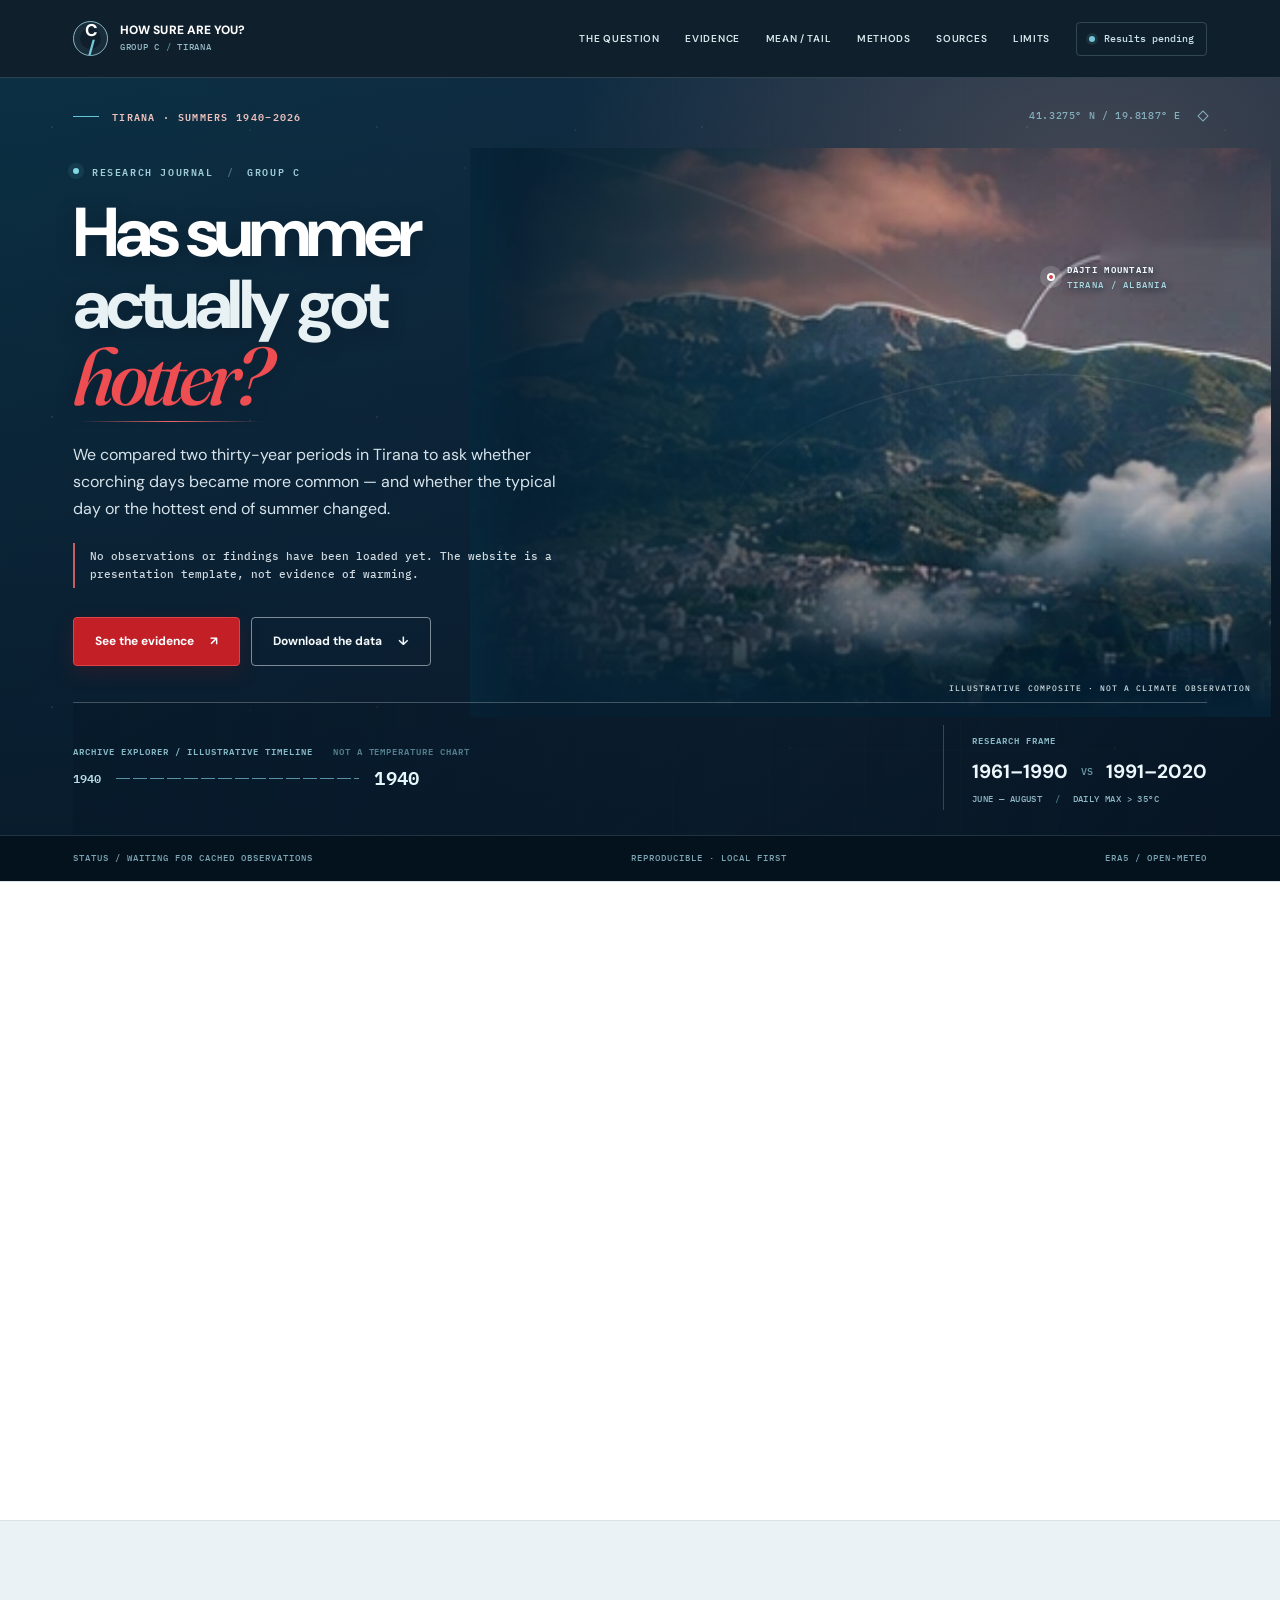
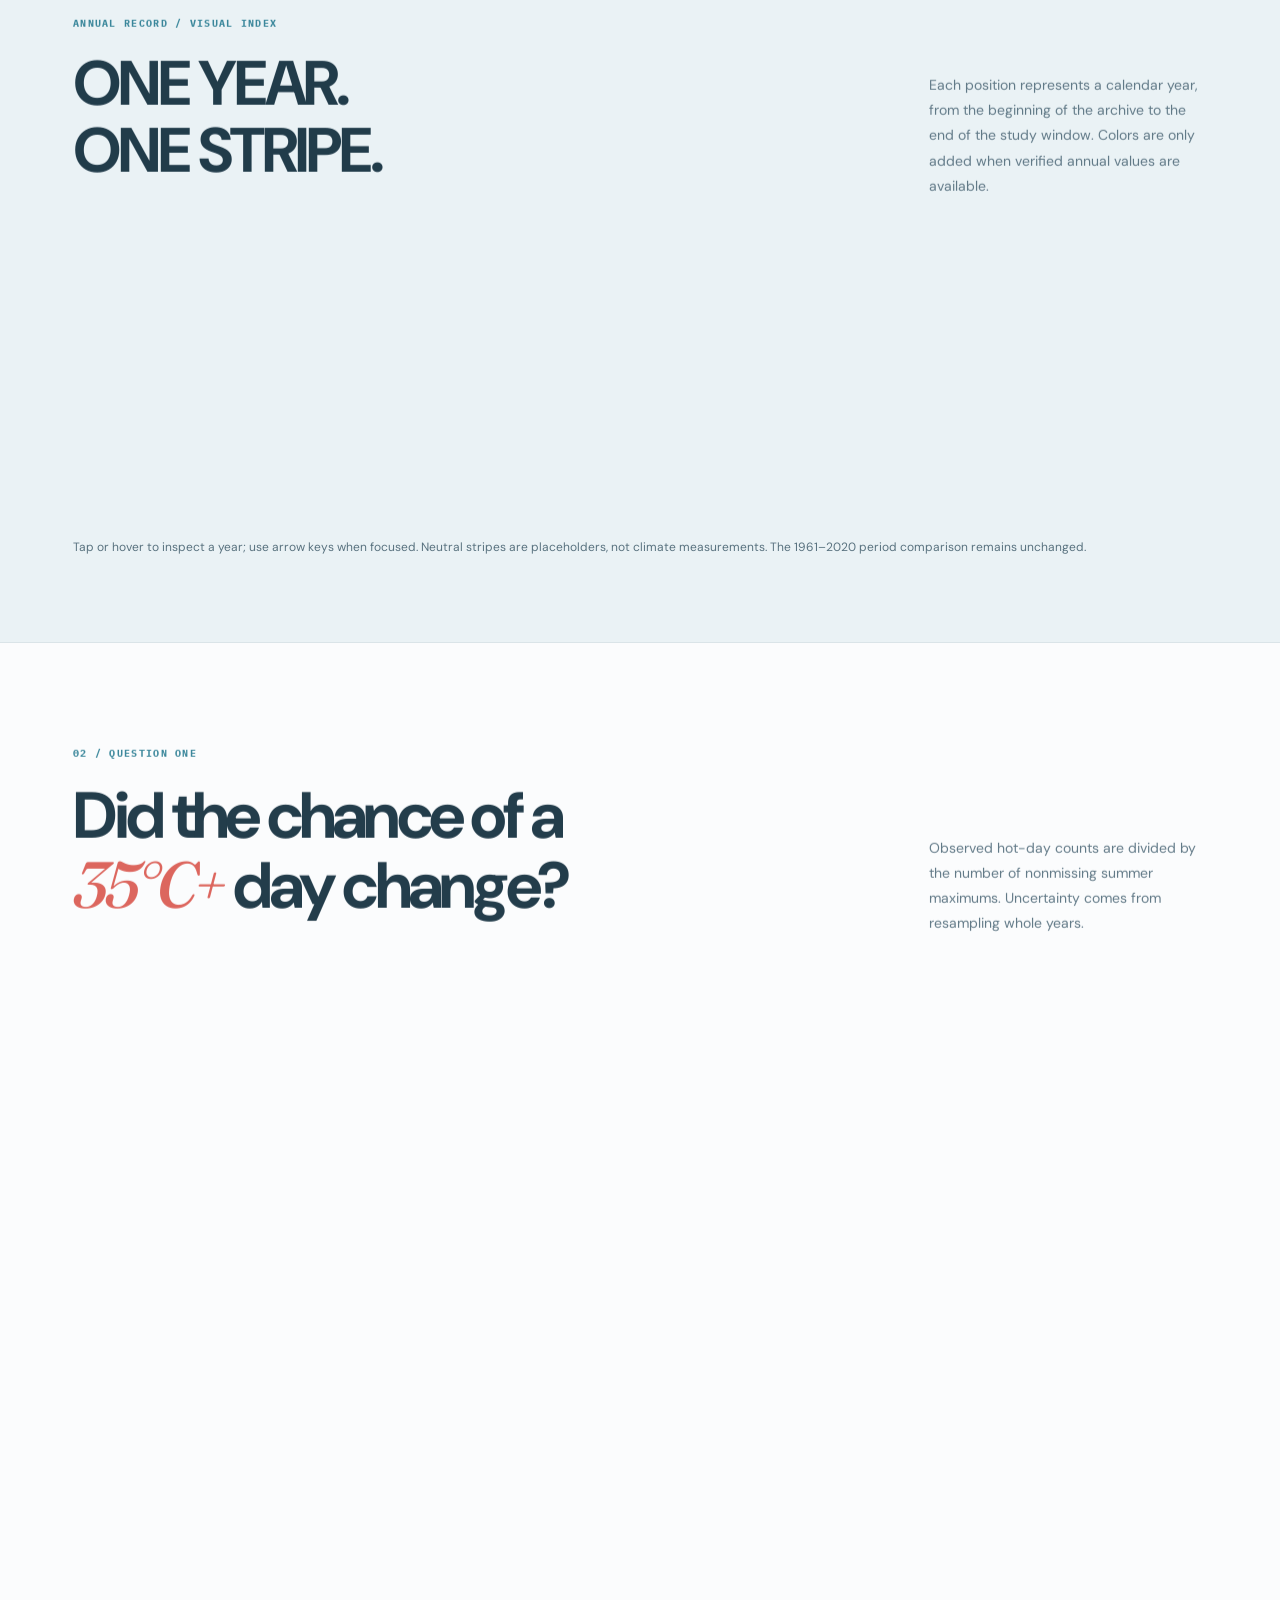
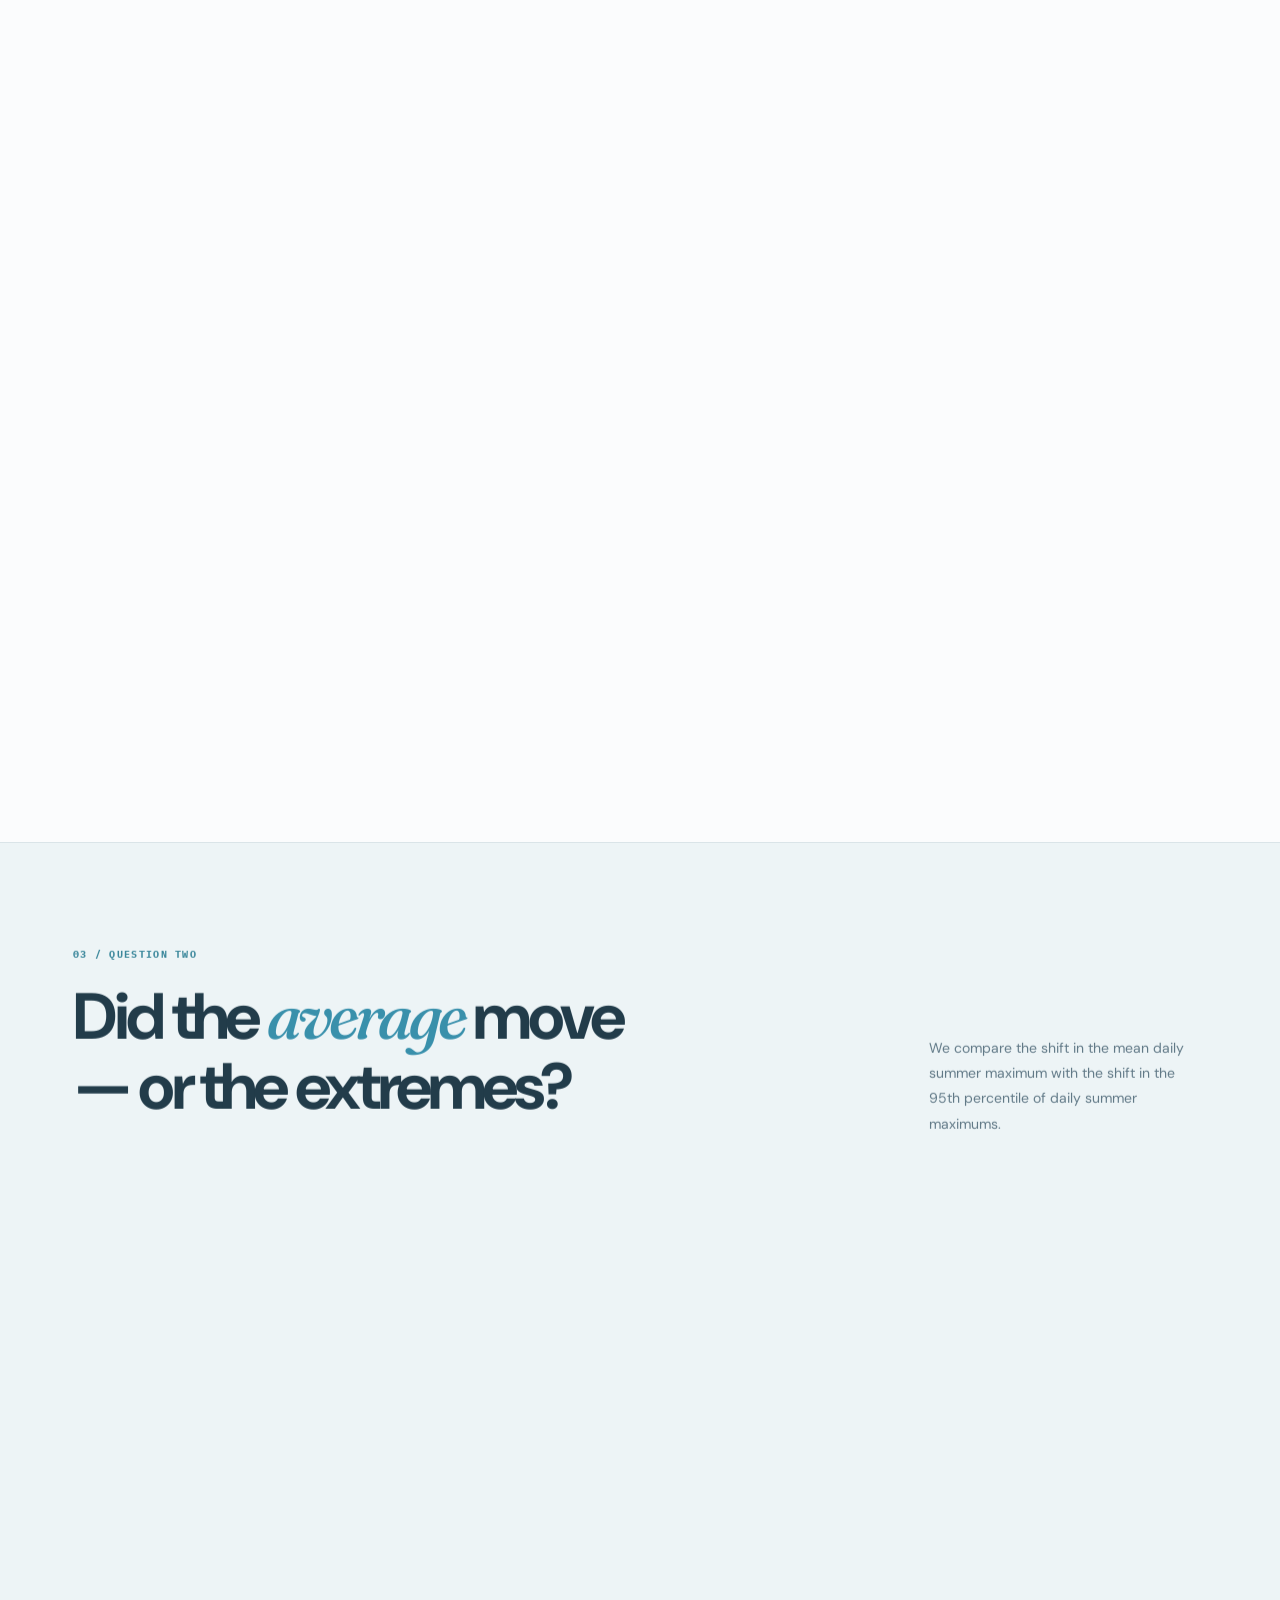
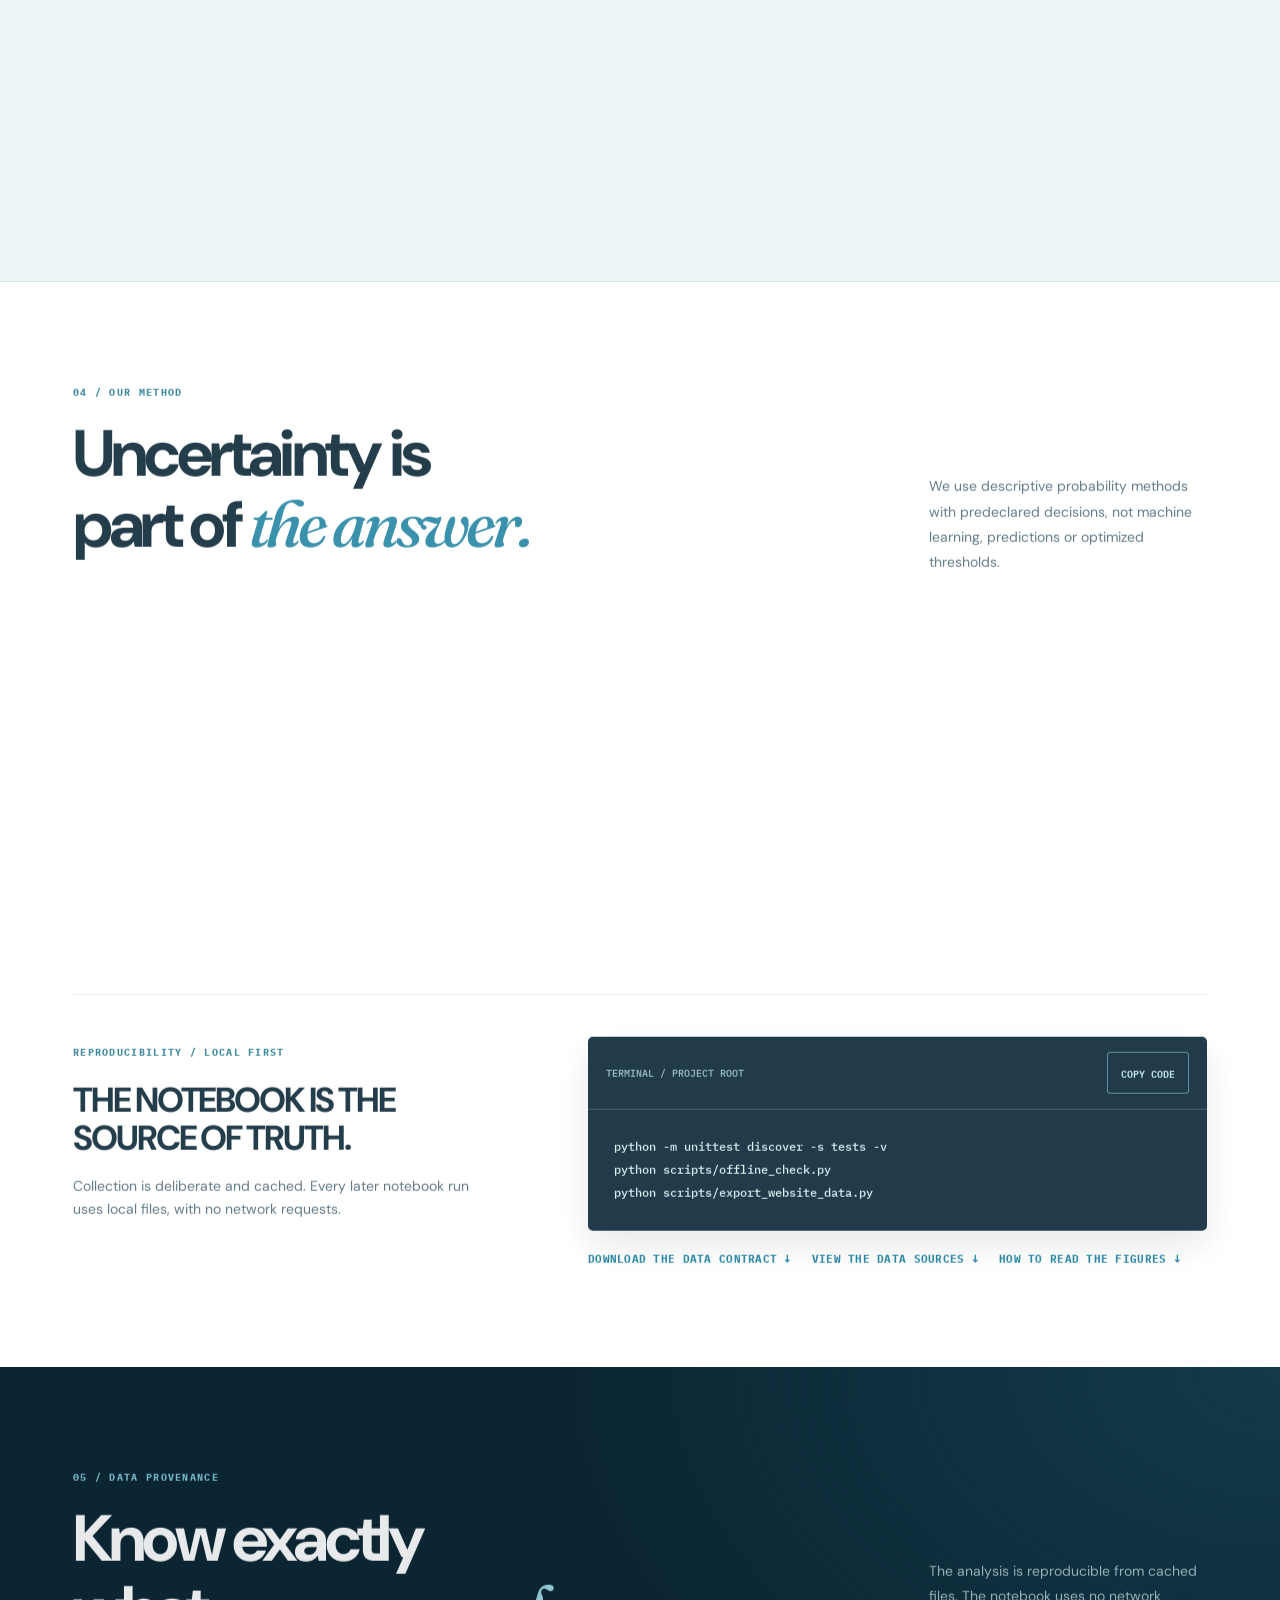
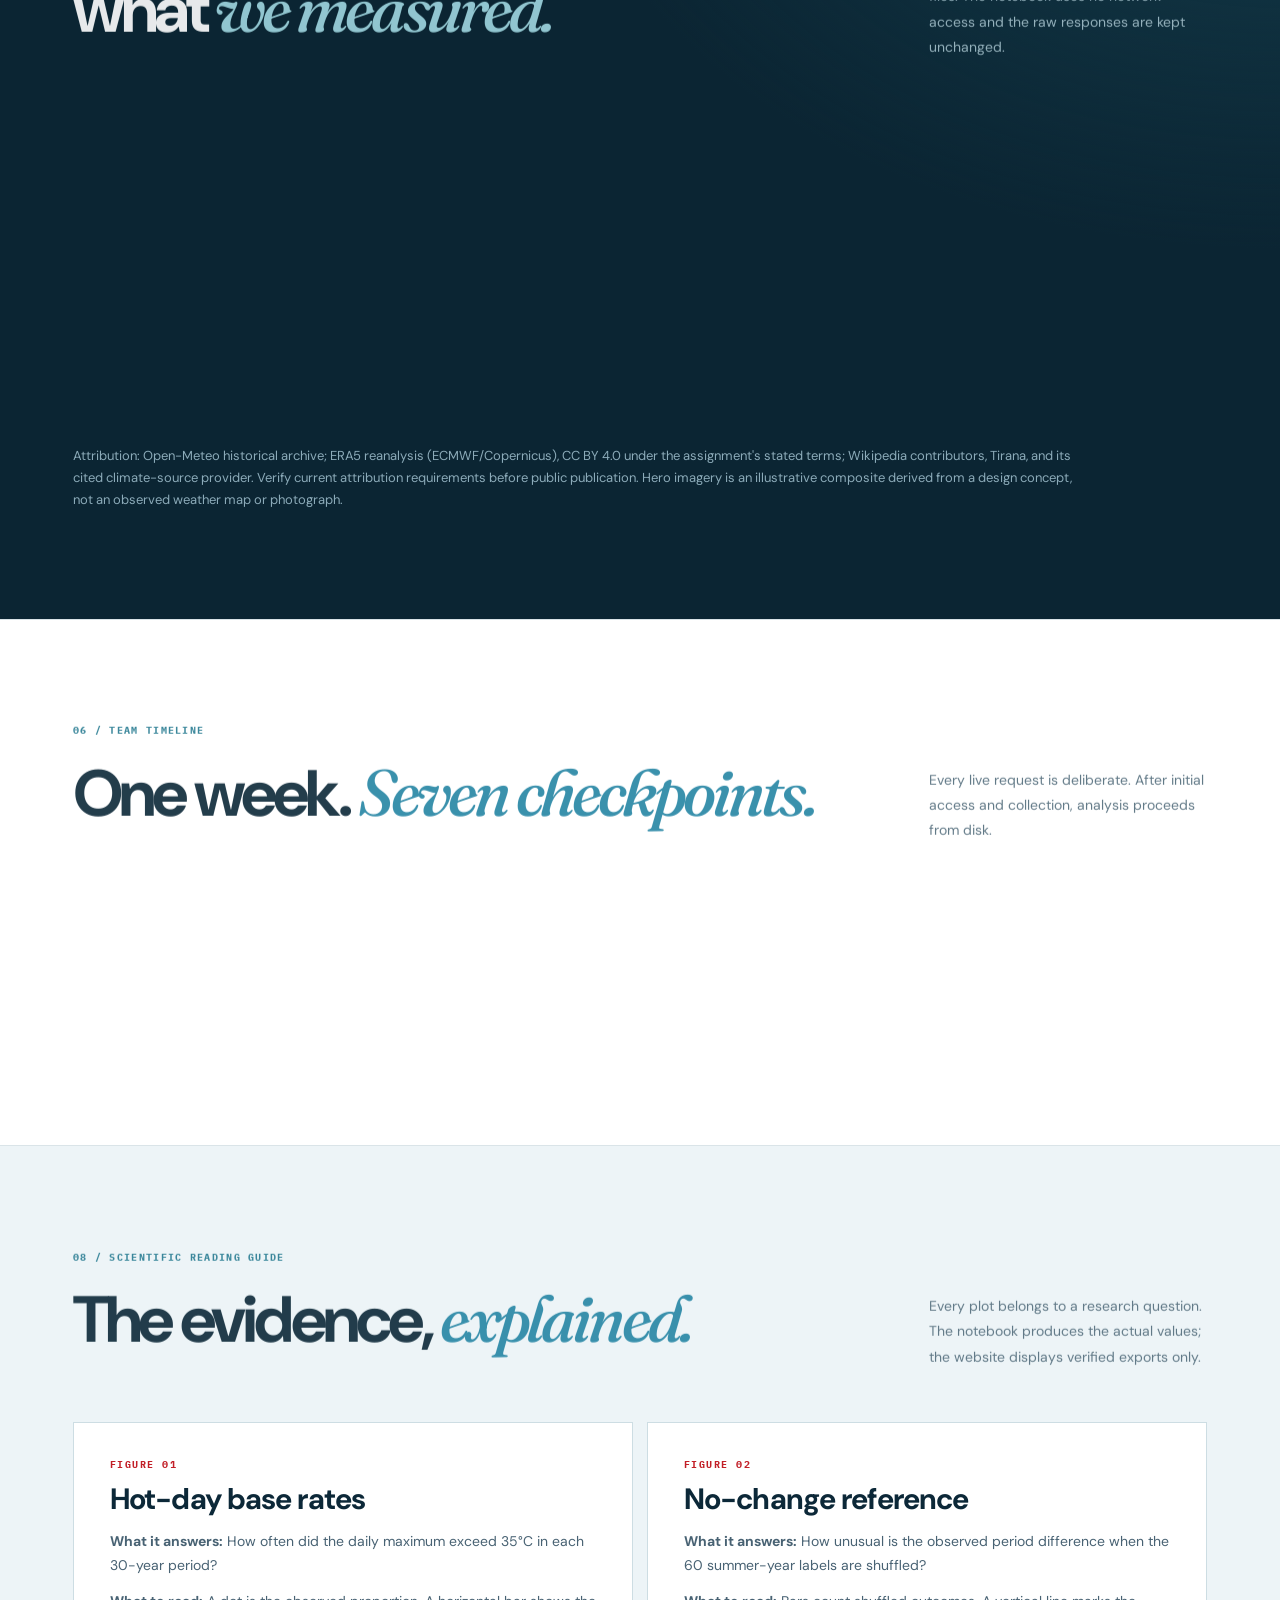
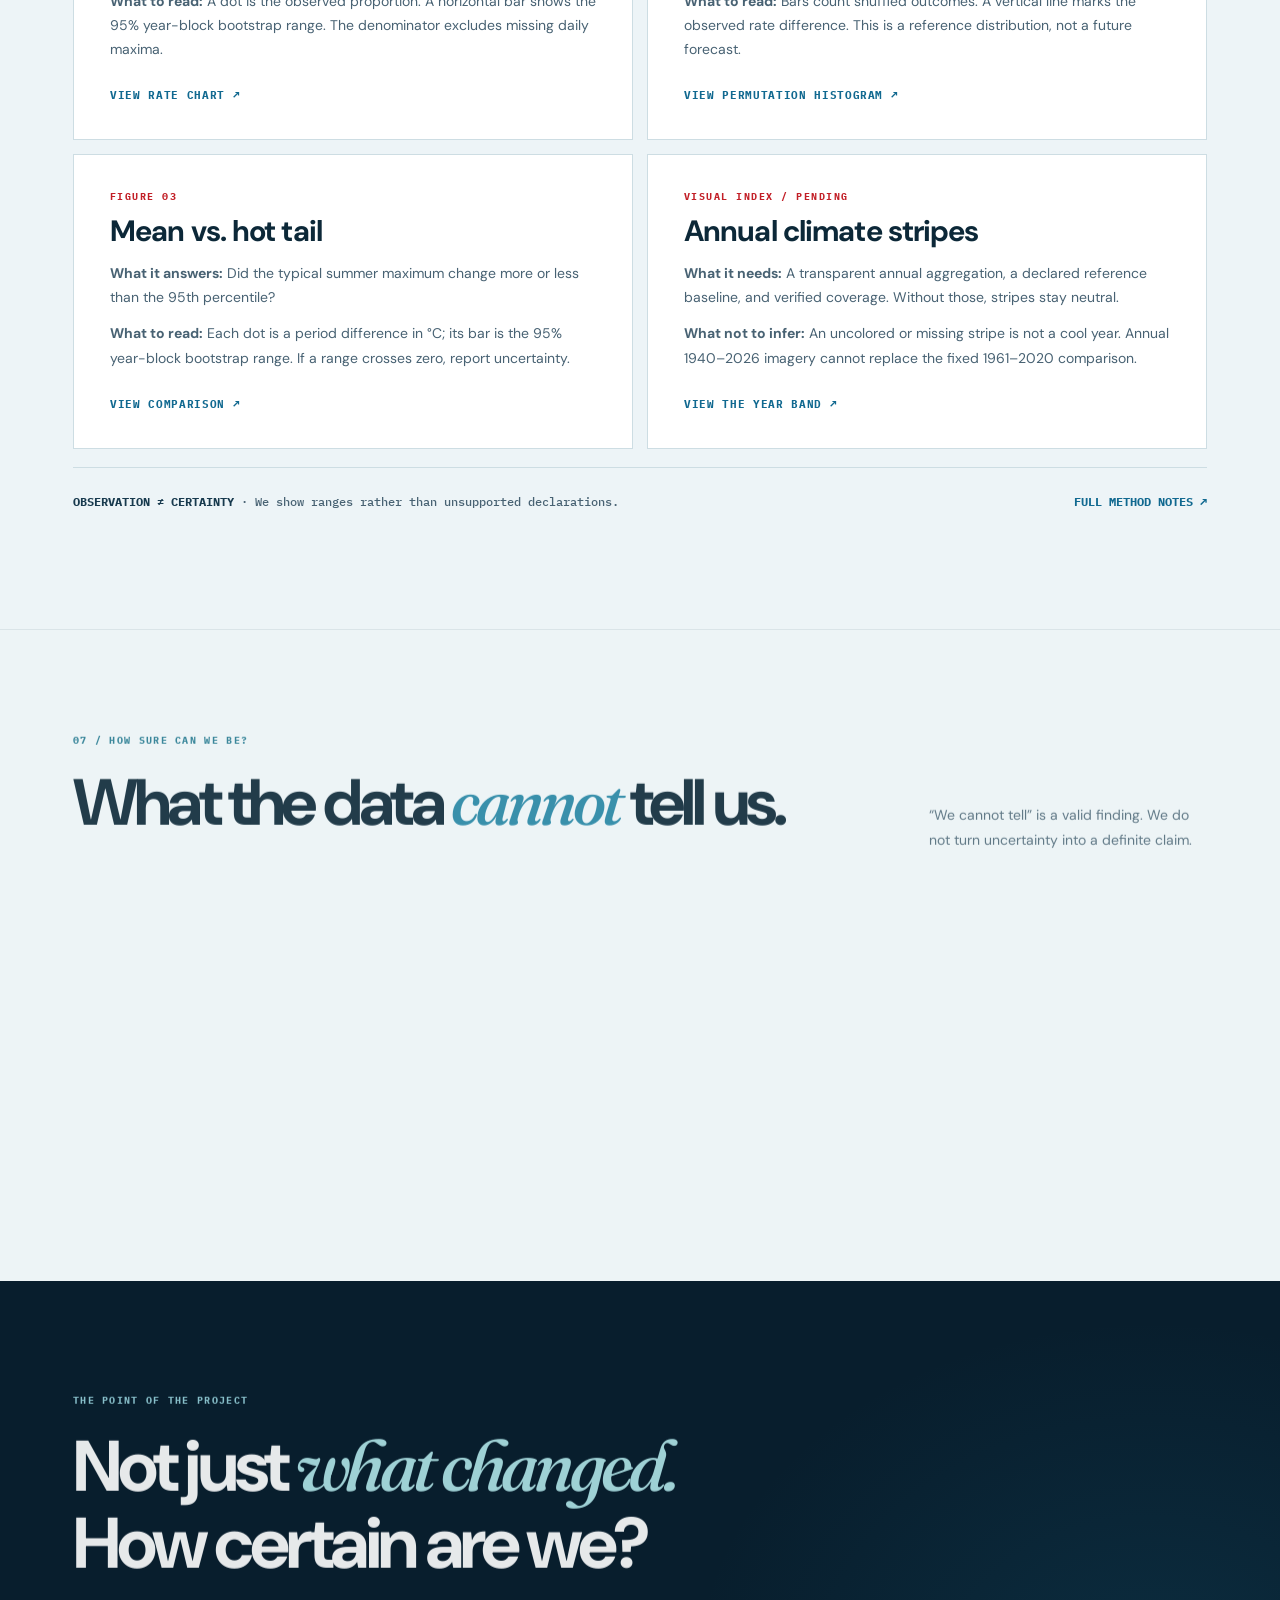
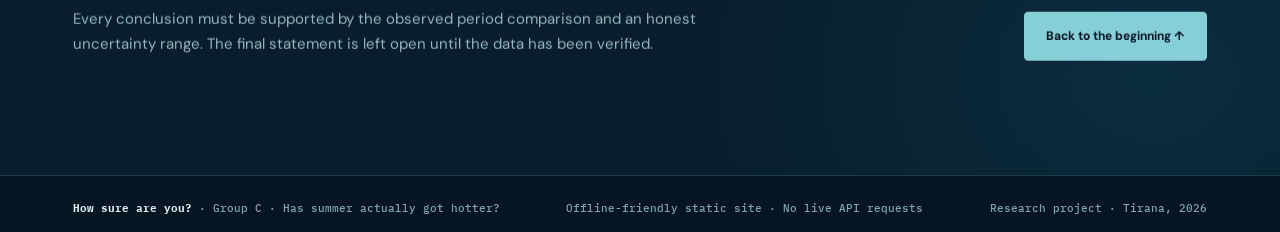
<file: index.html>
<!doctype html><html lang="en"><head><meta charset="utf-8"><meta name="viewport" content="width=device-width,initial-scale=1"><meta http-equiv="refresh" content="0; url=site/index.html"><title>Tirana Summer Heat — Group C</title></head><body><p>Open <a href="site/index.html">the Tirana climate research website</a>.</p></body></html>
</file>
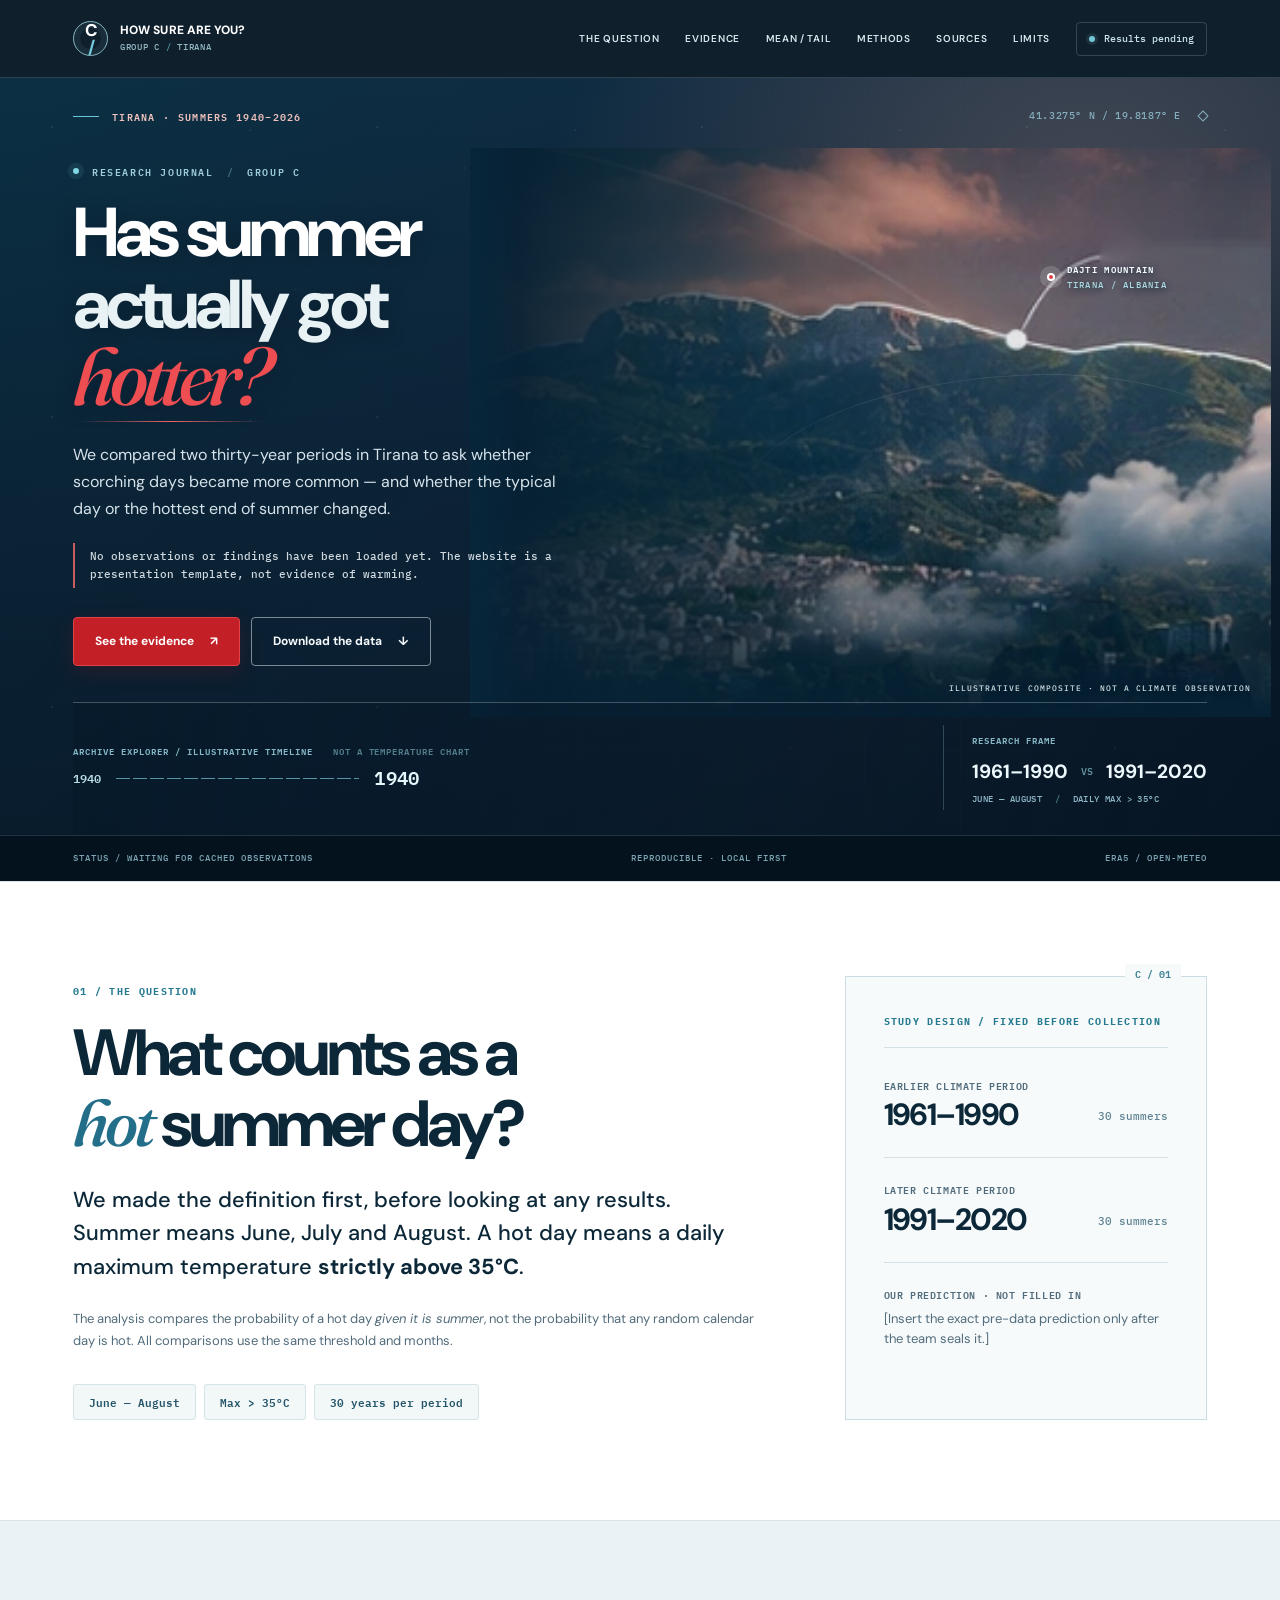
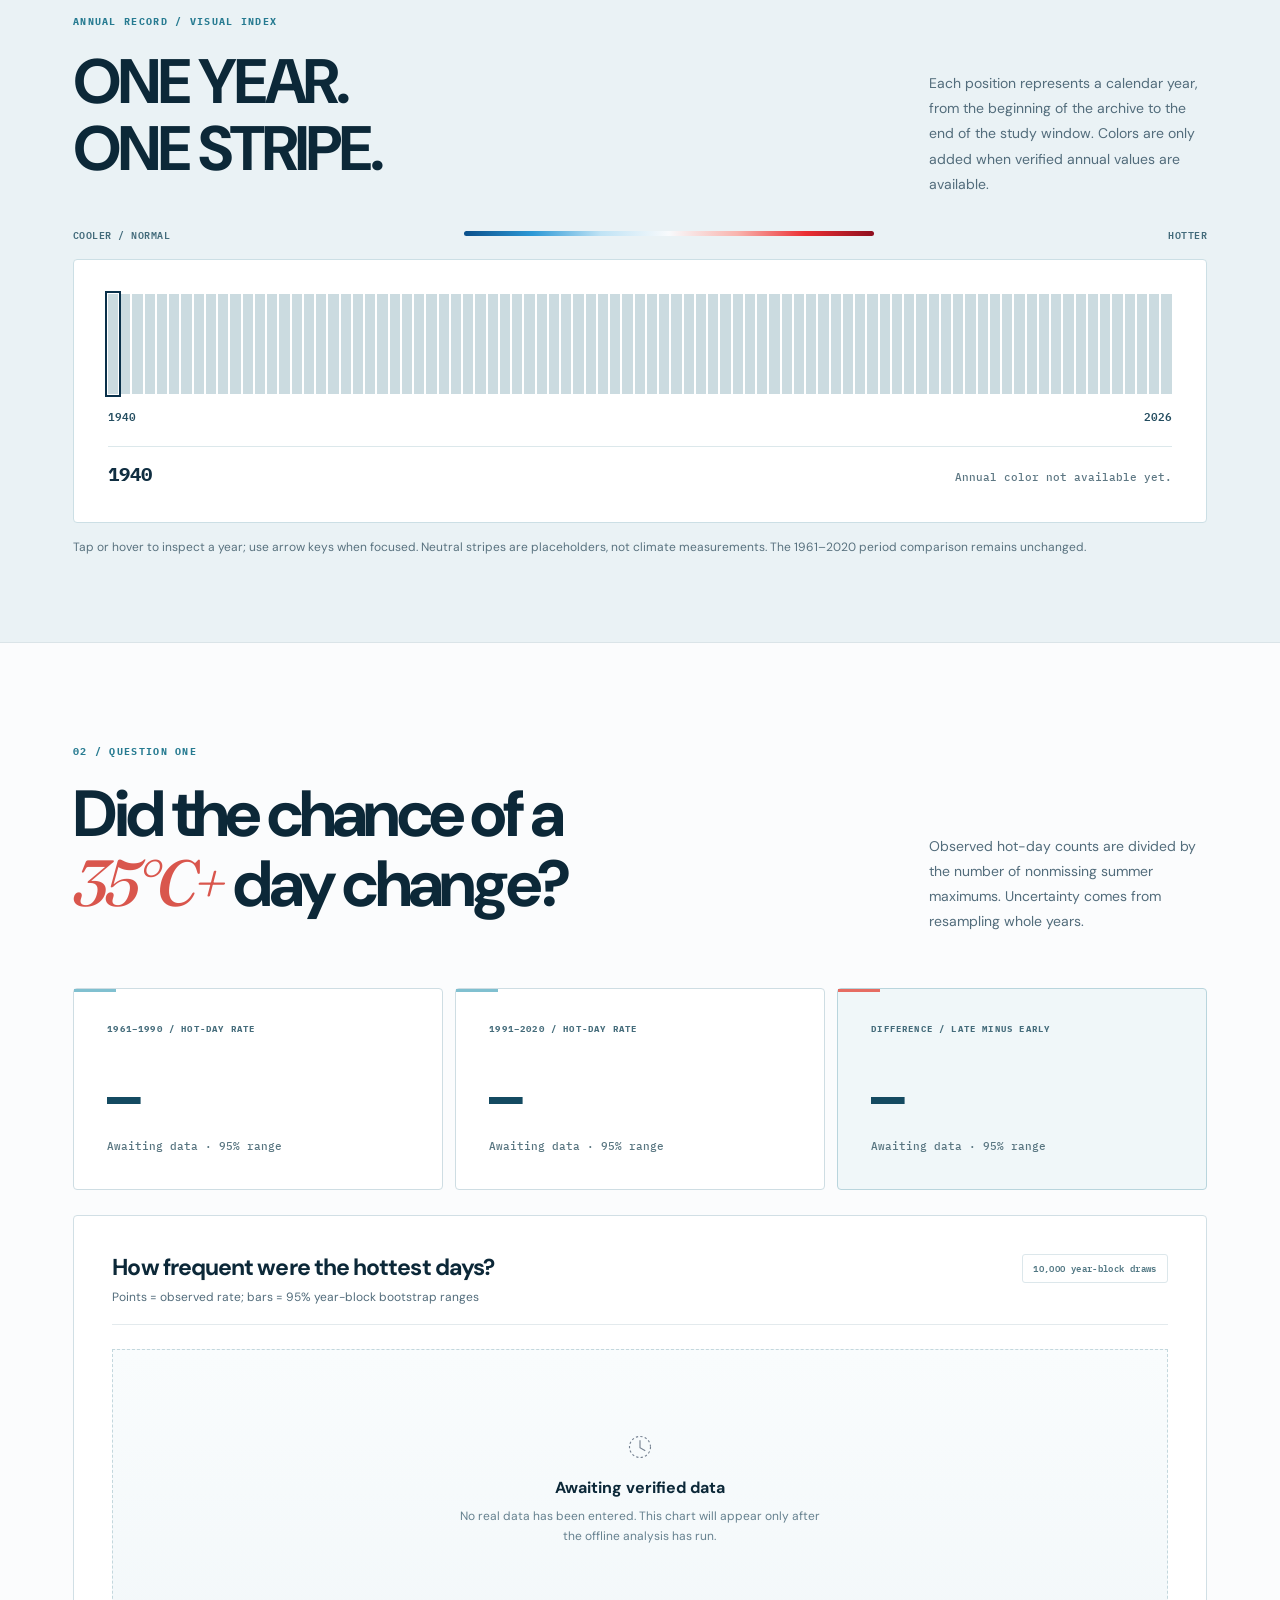
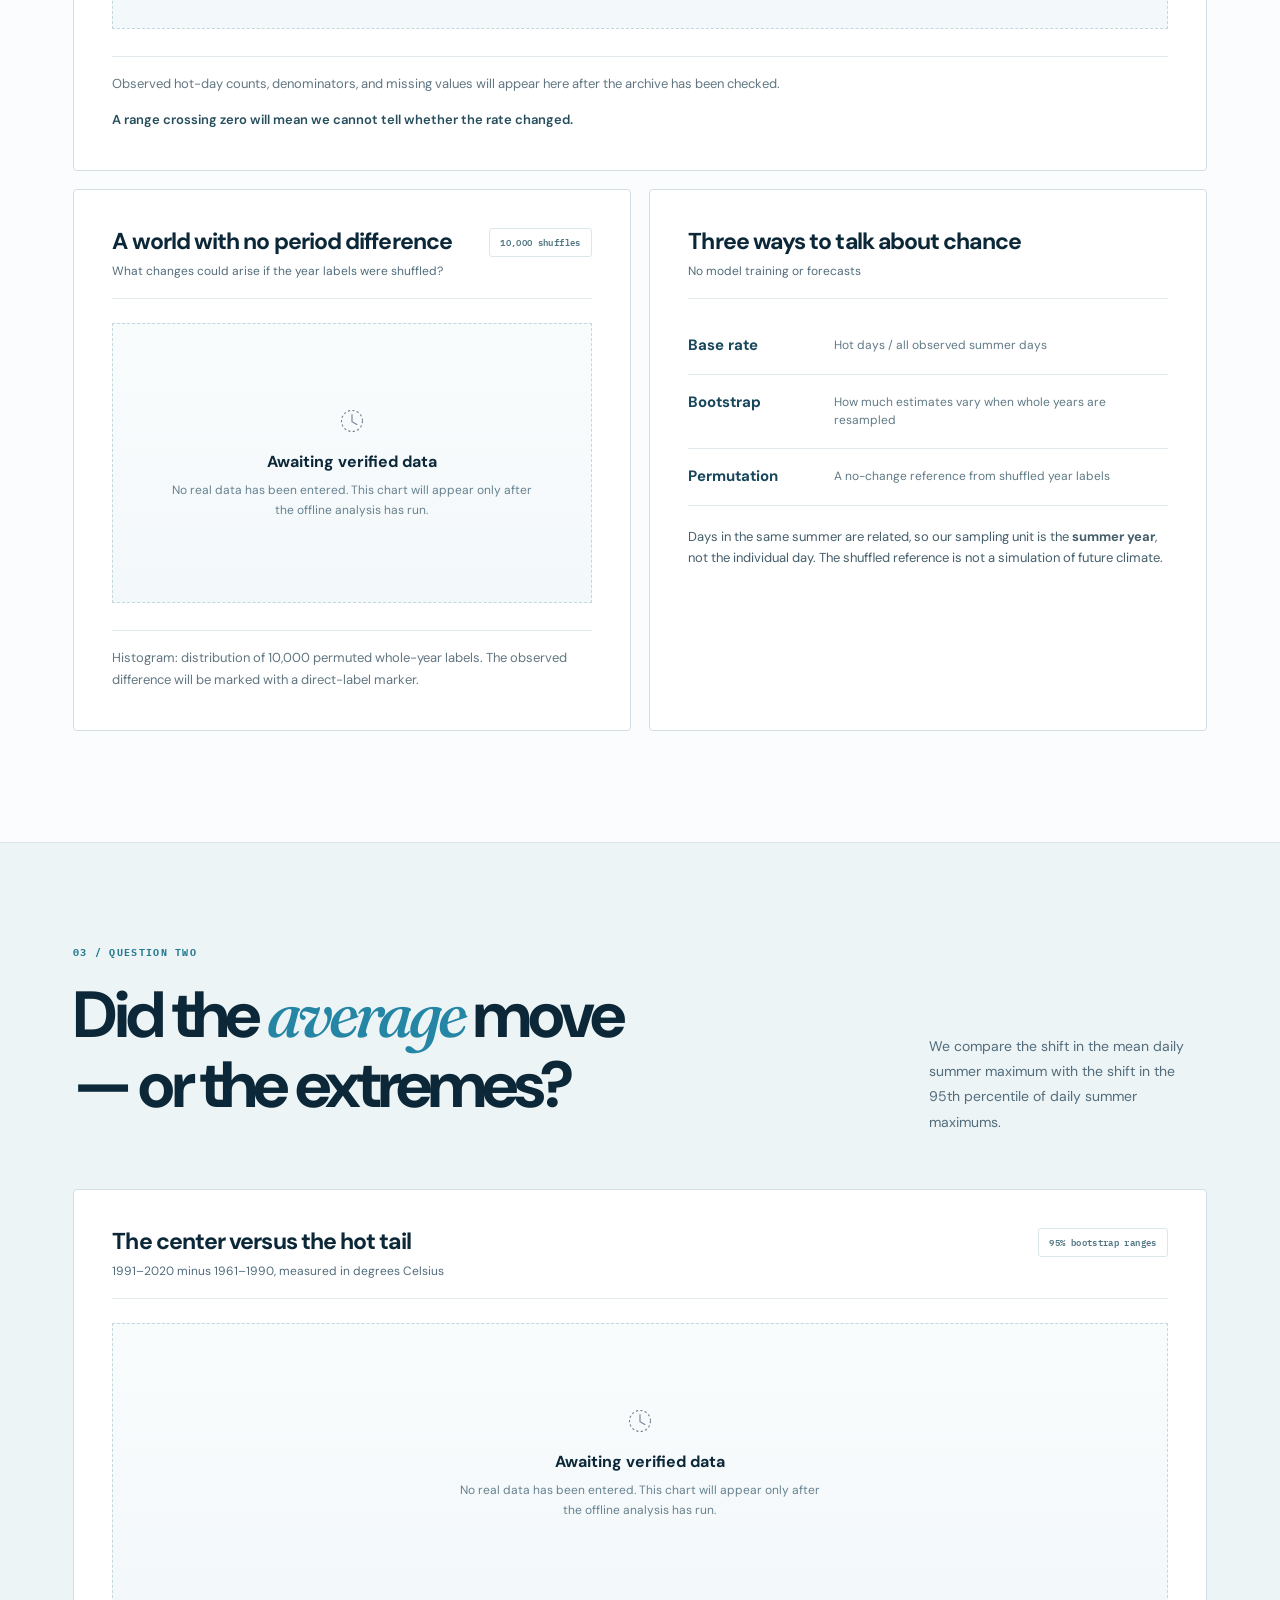
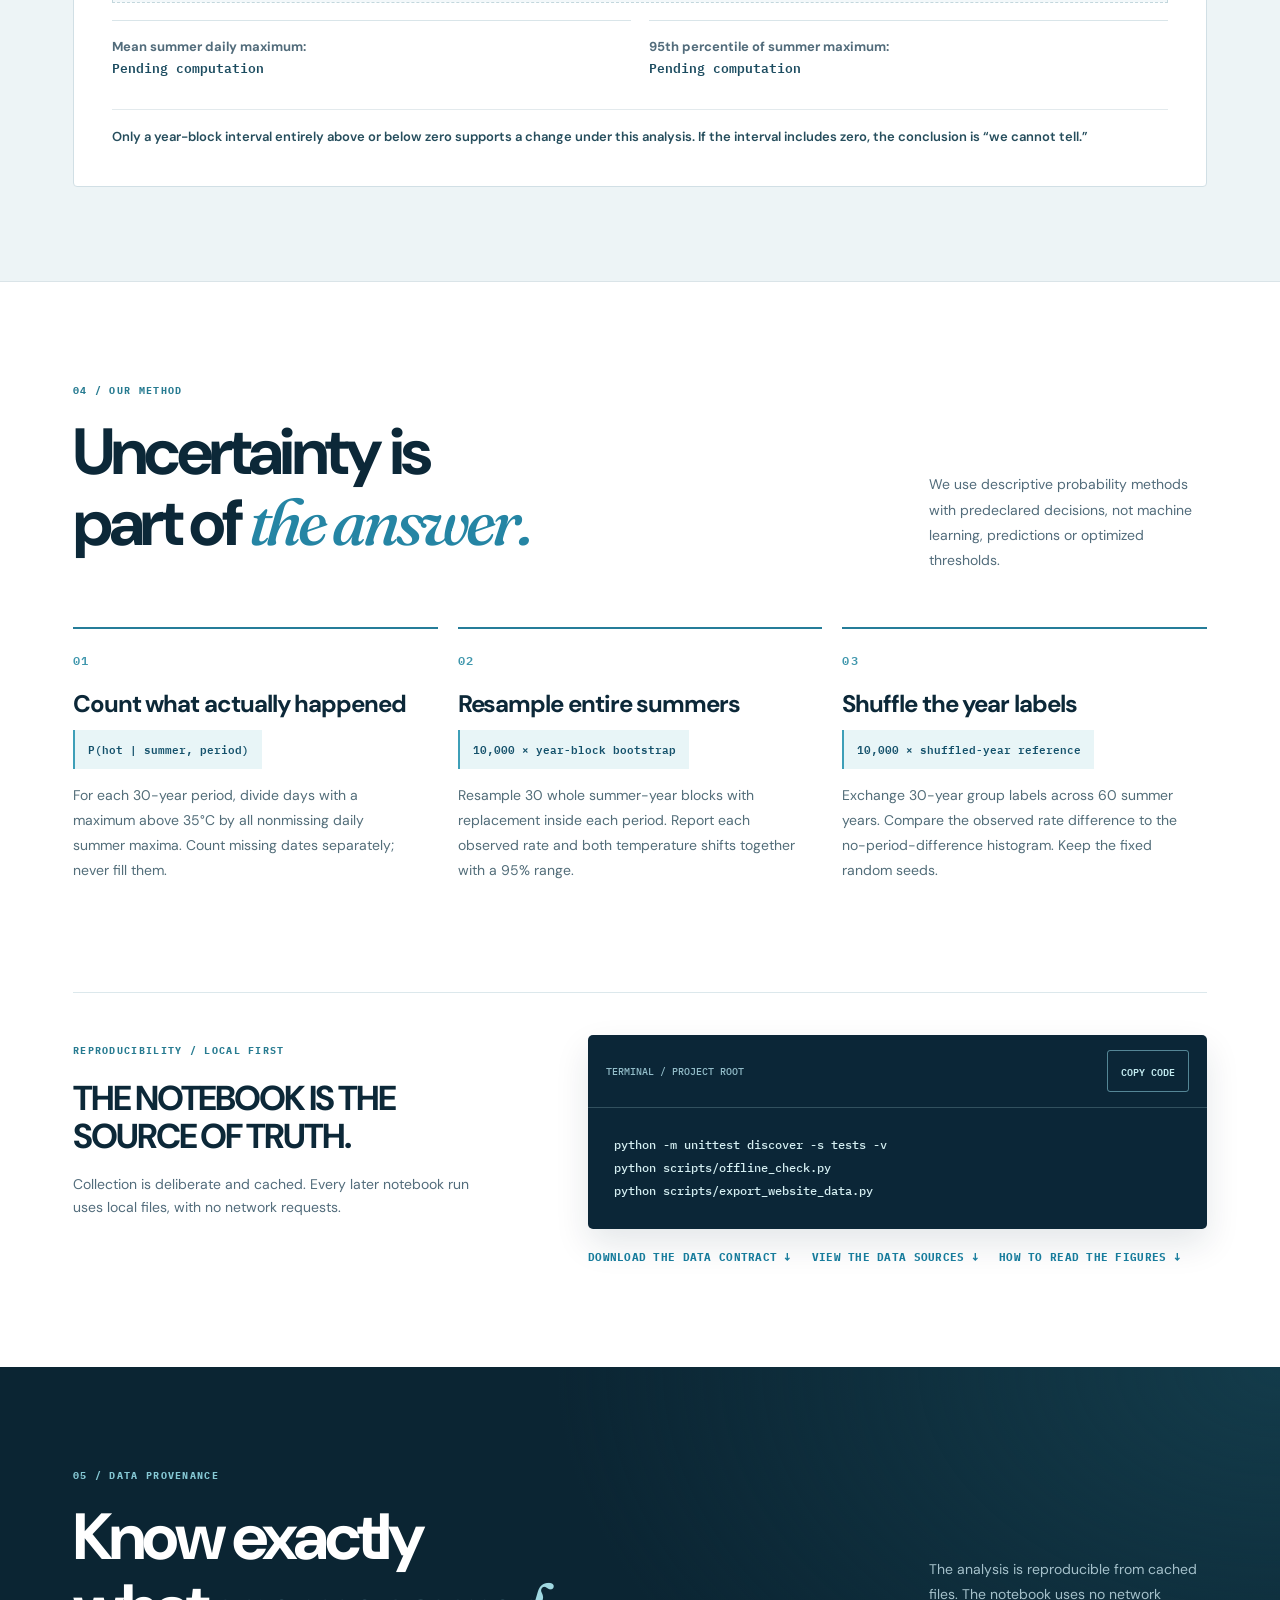
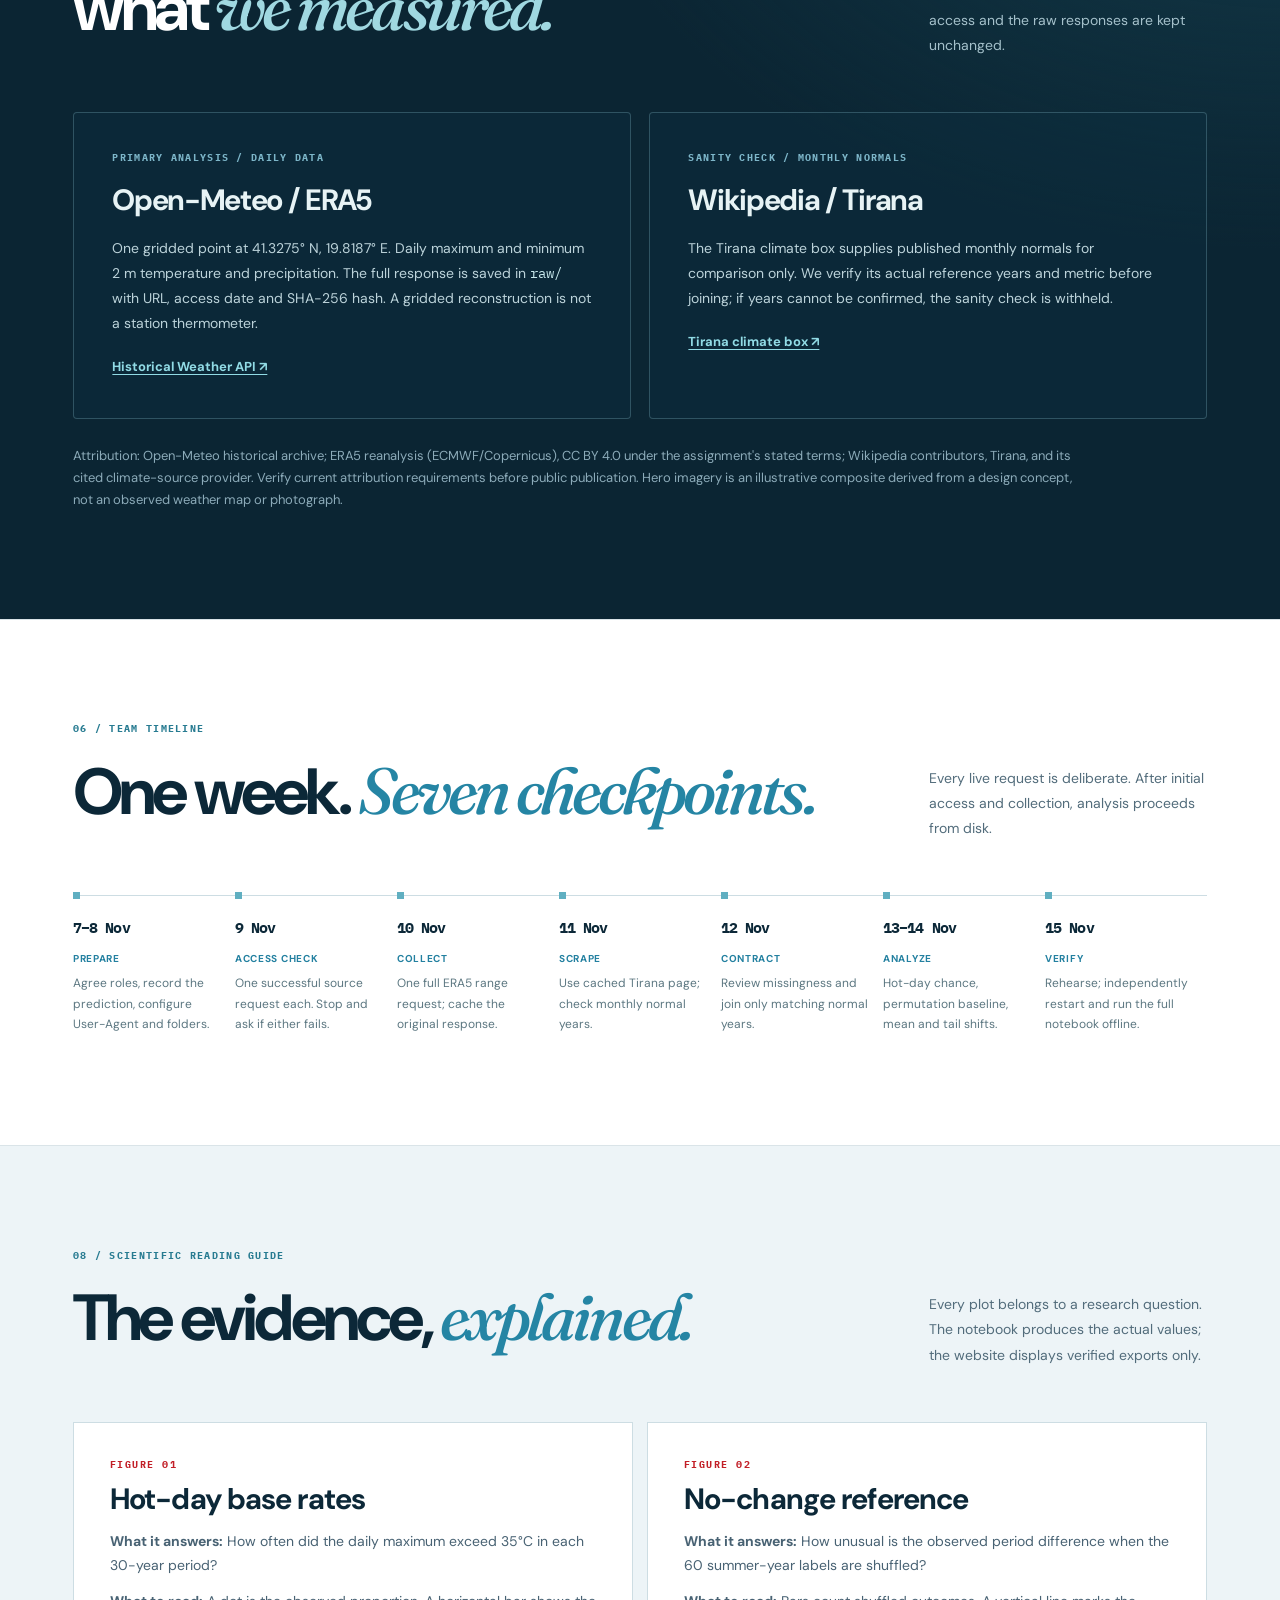
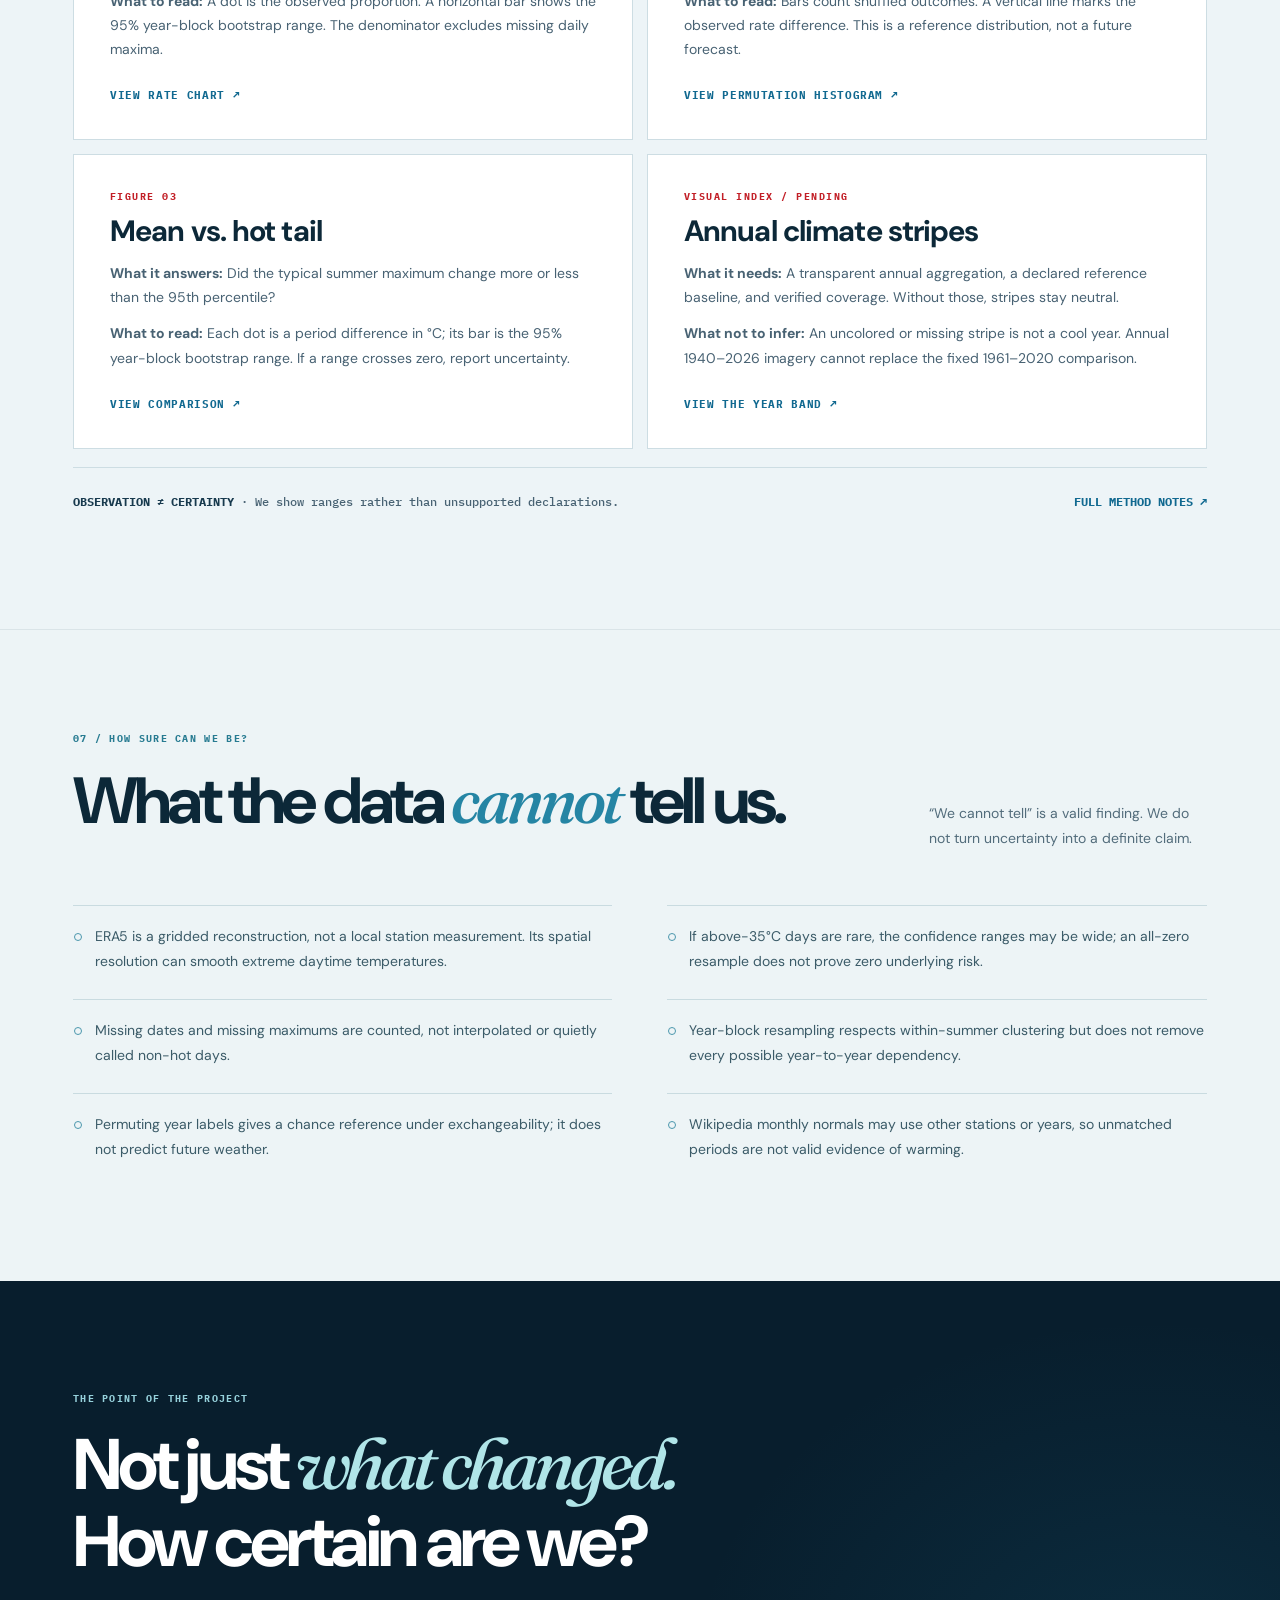
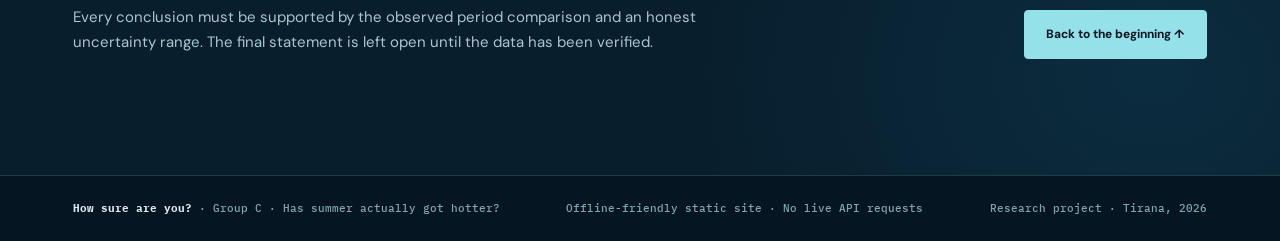
<file: site/index.html>
<!DOCTYPE html>

<html lang="en">
<head>
<meta charset="utf-8"/>
<meta content="width=device-width, initial-scale=1" name="viewport"/>
<meta content="light" name="color-scheme"/>
<meta content="#071624" name="theme-color"/>
<meta content="Group C's reproducible Tirana summer heat study. What changed between 1961–1990 and 1991–2020, and how sure can we be?" name="description"/>
<title>Has summer actually got hotter? | How sure are you? — Group C</title>
<script defer="" src="results.js"></script>
<link href="https://fonts.googleapis.com" rel="preconnect"/>
<link crossorigin="" href="https://fonts.gstatic.com" rel="preconnect"/>
<link href="https://fonts.googleapis.com/css2?family=DM+Sans:wght@400;500;600;700;800&amp;family=Fraunces:ital,opsz,wght,SOFT,WONK@1,9..144,500,0,1&amp;family=IBM+Plex+Mono:wght@400;500;600;700&amp;display=swap" rel="stylesheet"/>
<link href="styles.css" rel="stylesheet"/><script defer="" src="data-view.js"></script><script defer="" src="motion.js"></script></head>
<body>
<a class="skip-link" href="#question">Skip to research</a>
<header class="topbar" id="site-header">
<div class="wrap topbar-inner">
<a aria-label="How sure are you, Group C home" class="brand" href="#top">
<span aria-hidden="true" class="brand-mark">C<span>/</span></span>
<span class="brand-text">HOW SURE ARE YOU?<small>GROUP C <span aria-hidden="true">/</span> TIRANA</small></span>
</a>
<nav aria-label="Primary navigation" class="nav" id="site-nav">
<a href="#question">THE QUESTION</a><a href="#evidence">EVIDENCE</a>
<a href="#tail">MEAN / TAIL</a><a href="#methods">METHODS</a>
<a href="#sources">SOURCES</a><a href="#limits">LIMITS</a>
</nav>
<span aria-live="polite" class="status" id="top-status"><span class="status-dot"></span><span id="status-label">Results pending</span></span>
<button aria-controls="site-nav" aria-expanded="false" class="mobile-menu" id="menu-btn" type="button">MENU <span aria-hidden="true">+</span></button>
</div>
</header>
<main id="top">
<section aria-labelledby="hero-title" class="hero hero--dajti" id="hero">
<div aria-hidden="true" class="hero-atmosphere"><div class="hero-gridlines"></div><div class="hero-stars"></div><div class="hero-warmth"></div></div>
<div class="wrap hero-shell">
<div class="hero-topline">
<span class="hero-kicker"><span class="kicker-line"></span> TIRANA · SUMMERS 1940–2026</span>
<span class="hero-coordinate">41.3275° N / 19.8187° E <span class="coordinate-square"></span></span>
</div>
<div class="hero-main">
<div class="hero-content">
<div class="hero-overline"><span class="overline-dot"></span> RESEARCH JOURNAL <span class="overline-divider">/</span> GROUP C</div>
<h1 class="hero-title hero-title--mountain" id="hero-title">Has summer<br/><span>actually got</span><br/><em>hotter?</em></h1>
<p class="hero-intro">We compared two thirty-year periods in Tirana to ask whether scorching days became more common — and whether the typical day or the hottest end of summer changed.</p>
<p class="hero-datastate" id="data-statement">No observations or findings have been loaded yet. The website is a presentation template, not evidence of warming.</p>
<div class="hero-actions">
<a class="btn btn-primary" href="#evidence">See the evidence <span aria-hidden="true">↗</span></a>
<button class="btn btn-ghost" id="download-data" type="button">Download the data <span aria-hidden="true">↓</span></button>
</div>
</div>
<div aria-label="Illustrative Tirana and Mount Dajti mountain scene; not weather evidence" class="dajti-stage" role="img"><div aria-hidden="true" class="dajti-photo"><img alt="" draggable="false" src="img/dajti-concept.webp"/></div><div aria-hidden="true" class="dajti-horizon"></div><div class="dajti-marker"><span class="dajti-dot"></span><span>DAJTI MOUNTAIN<br/><strong>TIRANA / ALBANIA</strong></span></div><div class="dajti-scene-caption">ILLUSTRATIVE COMPOSITE · NOT A CLIMATE OBSERVATION</div></div>
</div>
<div class="hero-bottom-content">
<div aria-label="Illustrative archive timeline, not measured temperatures" class="hero-year-block">
<div class="hero-year-meta"><span class="hero-year-label">ARCHIVE EXPLORER / ILLUSTRATIVE TIMELINE</span><span class="hero-year-detail">NOT A TEMPERATURE CHART</span></div>
<div class="hero-year-line"><span>1940</span><span class="year-dashes"></span><span class="hero-year" id="scroll-year">1940</span></div>
</div>
<div class="hero-research-spec"><span class="spec-kicker">RESEARCH FRAME</span><div><strong>1961–1990</strong><span>VS</span><strong>1991–2020</strong></div><small>JUNE — AUGUST <span class="spec-sep">/</span> DAILY MAX &gt; 35°C</small></div>
</div>
</div>
<div class="hero-status-bar"><div class="wrap hero-status-inner"><span id="hero-status">STATUS / WAITING FOR CACHED OBSERVATIONS</span><span>REPRODUCIBLE · LOCAL FIRST</span><span>ERA5 / OPEN-METEO</span></div></div>
</section>
<section class="section section-question" data-reveal="" id="question"><div class="wrap intro-grid"><div><span class="eyebrow">01 / The question</span><h2 class="display">What counts as a <em>hot</em> summer day?</h2><p class="section-lead">We made the definition first, before looking at any results. Summer means June, July and August. A hot day means a daily maximum temperature <strong>strictly above 35°C</strong>.</p><p class="note">The analysis compares the probability of a hot day <em>given it is summer</em>, not the probability that any random calendar day is hot. All comparisons use the same threshold and months.</p><div class="threshold"><span class="pill">June — August</span><span class="pill">Max &gt; 35°C</span><span class="pill">30 years per period</span></div></div><aside aria-label="Study comparison details" class="research-card"><div class="eyebrow">Study design / Fixed before collection</div><div class="period"><span class="period-label">Earlier climate period</span><strong>1961–1990</strong><span class="side">30 summers</span></div><div class="period"><span class="period-label">Later climate period</span><strong>1991–2020</strong><span class="side">30 summers</span></div><div class="period"><span class="period-label" id="prediction-label">Our prediction · not filled in</span><p id="prediction-text">[Insert the exact pre-data prediction only after the team seals it.]</p></div></aside></div></section><section aria-labelledby="stripes-title" class="stripe-section section" data-reveal="" id="stripes">
<div class="wrap">
<div class="section-header">
<div><span class="eyebrow">ANNUAL RECORD / VISUAL INDEX</span><h2 class="display" id="stripes-title">ONE YEAR.<br/>ONE STRIPE.</h2></div>
<p>Each position represents a calendar year, from the beginning of the archive to the end of the study window. Colors are only added when verified annual values are available.</p>
</div>
<div aria-hidden="true" class="stripe-legend"><span>COOLER / NORMAL</span><div class="legend-scale"></div><span>HOTTER</span></div>
<div class="stripes-surface">
<div aria-describedby="stripe-note" aria-label="Explore individual archive years" aria-valuemax="2026" aria-valuemin="1940" aria-valuenow="1940" class="stripe-track" id="stripe-track" role="slider" tabindex="0"></div><div aria-hidden="true" class="stripe-tooltip" hidden="" id="stripe-tooltip" role="tooltip"><strong id="stripe-tip-year">1940</strong><span id="stripe-tip-label">Annual color not available yet.</span></div>
<div class="stripe-ruler"><span>1940</span><span>2026</span></div>
<div aria-live="polite" class="stripe-readout" id="stripe-readout"><strong>1940</strong><span>Annual color not available yet.</span></div>
</div>
<p class="stripe-note" id="stripe-note">Tap or hover to inspect a year; use arrow keys when focused. Neutral stripes are placeholders, not climate measurements. The 1961–2020 period comparison remains unchanged.</p>
</div>
</section>
<section class="section viz-band" data-reveal="" id="evidence"><div class="wrap">
<div class="section-header"><div><span class="eyebrow">02 / Question one</span><h2 class="display">Did the chance of a <em>35°C+</em> day change?</h2></div><p>Observed hot-day counts are divided by the number of nonmissing summer maximums. Uncertainty comes from resampling whole years.</p></div>
<div class="result-grid"><div class="result-card"><div class="eyebrow">1961–1990 / Hot-day rate</div><div class="result-value" id="early-rate">—</div><div class="result-range" id="early-range">Awaiting data · 95% range</div></div><div class="result-card"><div class="eyebrow">1991–2020 / Hot-day rate</div><div class="result-value" id="late-rate">—</div><div class="result-range" id="late-range">Awaiting data · 95% range</div></div><div class="result-card result-card--answer"><div class="eyebrow">Difference / Late minus early</div><div class="result-value" id="diff-rate">—</div><div class="result-range" id="diff-range">Awaiting data · 95% range</div></div></div>
<div class="chart-panel"><div class="panel-head"><div><h3>How frequent were the hottest days?</h3><p class="note">Points = observed rate; bars = 95% year-block bootstrap ranges</p></div><span class="tiny-chip">10,000 year-block draws</span></div><div class="chartbox" id="rate-chart"></div><p class="chart-bottom" id="coverage-note">Observed hot-day counts, denominators, and missing values will appear here after the archive has been checked.</p><p class="note" id="q1-conclusion">A range crossing zero will mean we cannot tell whether the rate changed.</p></div>
<div class="paired"><div class="chart-panel"><div class="panel-head"><div><h3>A world with no period difference</h3><p class="note">What changes could arise if the year labels were shuffled?</p></div><span class="tiny-chip">10,000 shuffles</span></div><div class="chartbox" id="null-chart"></div><p class="chart-bottom" id="shuffle-note">Histogram: distribution of 10,000 permuted whole-year labels. The observed difference will be marked with a direct-label marker.</p></div><div class="chart-panel"><div class="panel-head"><div><h3>Three ways to talk about chance</h3><p class="note">No model training or forecasts</p></div></div><div class="probabilities"><div><strong>Base rate</strong><span>Hot days / all observed summer days</span></div><div><strong>Bootstrap</strong><span>How much estimates vary when whole years are resampled</span></div><div><strong>Permutation</strong><span>A no-change reference from shuffled year labels</span></div></div><p class="viz-desc">Days in the same summer are related, so our sampling unit is the <strong>summer year</strong>, not the individual day. The shuffled reference is not a simulation of future climate.</p></div></div>
</div></section>
<section class="section" data-reveal="" id="tail"><div class="wrap"><div class="section-header"><div><span class="eyebrow">03 / Question two</span><h2 class="display">Did the <em>average</em> move — or the extremes?</h2></div><p>We compare the shift in the mean daily summer maximum with the shift in the 95th percentile of daily summer maximums.</p></div><div class="chart-panel"><div class="panel-head"><div><h3>The center versus the hot tail</h3><p class="note">1991–2020 minus 1961–1990, measured in degrees Celsius</p></div><span class="tiny-chip">95% bootstrap ranges</span></div><div class="chartbox" id="tail-chart"></div><div class="paired"><p class="note"><strong>Mean summer daily maximum:</strong><br/><span id="mean-summary">Pending computation</span></p><p class="note"><strong>95th percentile of summer maximum:</strong><br/><span id="tail-summary">Pending computation</span></p></div><p class="chart-bottom" id="q2-conclusion">Only a year-block interval entirely above or below zero supports a change under this analysis. If the interval includes zero, the conclusion is “we cannot tell.”</p></div></div></section>
<section class="section" data-reveal="" id="methods"><div class="wrap"><div class="section-header"><div><span class="eyebrow">04 / Our method</span><h2 class="display">Uncertainty is part of <em>the answer.</em></h2></div><p>We use descriptive probability methods with predeclared decisions, not machine learning, predictions or optimized thresholds.</p></div><div class="method-grid"><article class="method-card"><div class="method-num">01</div><h3>Count what actually happened</h3><div class="formula">P(hot | summer, period)</div><p>For each 30-year period, divide days with a maximum above 35°C by all nonmissing daily summer maxima. Count missing dates separately; never fill them.</p></article><article class="method-card"><div class="method-num">02</div><h3>Resample entire summers</h3><div class="formula">10,000 × year-block bootstrap</div><p>Resample 30 whole summer-year blocks with replacement inside each period. Report each observed rate and both temperature shifts together with a 95% range.</p></article><article class="method-card"><div class="method-num">03</div><h3>Shuffle the year labels</h3><div class="formula">10,000 × shuffled-year reference</div><p>Exchange 30-year group labels across 60 summer years. Compare the observed rate difference to the no-period-difference histogram. Keep the fixed random seeds.</p></article></div></div><div class="wrap reproducibility">
<div class="repro-intro"><span class="eyebrow">REPRODUCIBILITY / LOCAL FIRST</span><h3>THE NOTEBOOK IS THE SOURCE OF TRUTH.</h3><p>Collection is deliberate and cached. Every later notebook run uses local files, with no network requests.</p></div>
<div class="repro-terminal">
<div class="terminal-header"><span>TERMINAL / PROJECT ROOT</span><button aria-label="Copy reproducibility commands" class="copy-code" id="copy-code" type="button">COPY CODE</button></div>
<pre><code id="method-code">python -m unittest discover -s tests -v
python scripts/offline_check.py
python scripts/export_website_data.py</code></pre>
</div>
<div class="repro-links"><a class="text-link" download="" href="data_contract.csv">DOWNLOAD THE DATA CONTRACT ↓</a><a class="text-link" href="#sources">VIEW THE DATA SOURCES ↓</a><a class="text-link" href="#evidence-guide">HOW TO READ THE FIGURES ↓</a></div>
</div></section>
<section class="section data-strip" data-reveal="" id="sources"><div class="wrap"><div class="section-header"><div><span class="eyebrow">05 / Data provenance</span><h2 class="display">Know exactly what <em>we measured.</em></h2></div><p>The analysis is reproducible from cached files. The notebook uses no network access and the raw responses are kept unchanged.</p></div><div class="source-grid"><article class="source-card"><div class="eyebrow">Primary analysis / Daily data</div><h3>Open-Meteo / ERA5</h3><p>One gridded point at 41.3275° N, 19.8187° E. Daily maximum and minimum 2 m temperature and precipitation. The full response is saved in <code>raw/</code> with URL, access date and SHA-256 hash. A gridded reconstruction is not a station thermometer.</p><a href="https://open-meteo.com/en/docs/historical-weather-api" rel="noopener noreferrer" target="_blank">Historical Weather API ↗</a></article><article class="source-card"><div class="eyebrow">Sanity check / Monthly normals</div><h3>Wikipedia / Tirana</h3><p>The Tirana climate box supplies published monthly normals for comparison only. We verify its actual reference years and metric before joining; if years cannot be confirmed, the sanity check is withheld.</p><a href="https://en.wikipedia.org/wiki/Tirana" rel="noopener noreferrer" target="_blank">Tirana climate box ↗</a></article></div><p class="note">Attribution: Open-Meteo historical archive; ERA5 reanalysis (ECMWF/Copernicus), CC BY 4.0 under the assignment's stated terms; Wikipedia contributors, Tirana, and its cited climate-source provider. Verify current attribution requirements before public publication. Hero imagery is an illustrative composite derived from a design concept, not an observed weather map or photograph.</p></div></section>
<section class="section" data-reveal="" id="timeline"><div class="wrap"><div class="section-header"><div><span class="eyebrow">06 / Team timeline</span><h2 class="display">One week. <em>Seven checkpoints.</em></h2></div><p>Every live request is deliberate. After initial access and collection, analysis proceeds from disk.</p></div><div class="timeline"><div class="day"><strong>7–8 Nov</strong><span>Prepare</span><p>Agree roles, record the prediction, configure User-Agent and folders.</p></div><div class="day"><strong>9 Nov</strong><span>Access check</span><p>One successful source request each. Stop and ask if either fails.</p></div><div class="day"><strong>10 Nov</strong><span>Collect</span><p>One full ERA5 range request; cache the original response.</p></div><div class="day"><strong>11 Nov</strong><span>Scrape</span><p>Use cached Tirana page; check monthly normal years.</p></div><div class="day"><strong>12 Nov</strong><span>Contract</span><p>Review missingness and join only matching normal years.</p></div><div class="day"><strong>13–14 Nov</strong><span>Analyze</span><p>Hot-day chance, permutation baseline, mean and tail shifts.</p></div><div class="day"><strong>15 Nov</strong><span>Verify</span><p>Rehearse; independently restart and run the full notebook offline.</p></div></div></div></section>
<section aria-labelledby="guide-heading" class="section evidence-guide" id="evidence-guide"><div class="wrap"><div class="section-header"><div><span class="eyebrow">08 / Scientific reading guide</span><h2 class="display" id="guide-heading">The evidence, <em>explained.</em></h2></div><p>Every plot belongs to a research question. The notebook produces the actual values; the website displays verified exports only.</p></div><div class="guide-grid"><article class="guide-card"><div class="guide-index">FIGURE 01</div><h3>Hot-day base rates</h3><p><strong>What it answers:</strong> How often did the daily maximum exceed 35°C in each 30-year period?</p><p><strong>What to read:</strong> A dot is the observed proportion. A horizontal bar shows the 95% year-block bootstrap range. The denominator excludes missing daily maxima.</p><a href="#rate-chart">VIEW RATE CHART ↗</a></article><article class="guide-card"><div class="guide-index">FIGURE 02</div><h3>No-change reference</h3><p><strong>What it answers:</strong> How unusual is the observed period difference when the 60 summer-year labels are shuffled?</p><p><strong>What to read:</strong> Bars count shuffled outcomes. A vertical line marks the observed rate difference. This is a reference distribution, not a future forecast.</p><a href="#null-chart">VIEW PERMUTATION HISTOGRAM ↗</a></article><article class="guide-card"><div class="guide-index">FIGURE 03</div><h3>Mean vs. hot tail</h3><p><strong>What it answers:</strong> Did the typical summer maximum change more or less than the 95th percentile?</p><p><strong>What to read:</strong> Each dot is a period difference in °C; its bar is the 95% year-block bootstrap range. If a range crosses zero, report uncertainty.</p><a href="#tail-chart">VIEW COMPARISON ↗</a></article><article class="guide-card"><div class="guide-index">VISUAL INDEX / PENDING</div><h3>Annual climate stripes</h3><p><strong>What it needs:</strong> A transparent annual aggregation, a declared reference baseline, and verified coverage. Without those, stripes stay neutral.</p><p><strong>What not to infer:</strong> An uncolored or missing stripe is not a cool year. Annual 1940–2026 imagery cannot replace the fixed 1961–2020 comparison.</p><a href="#stripes">VIEW THE YEAR BAND ↗</a></article></div><div class="guide-bottom"><span><strong>OBSERVATION ≠ CERTAINTY</strong> · We show ranges rather than unsupported declarations.</span><a class="guide-doclink" href="science.html">FULL METHOD NOTES ↗</a></div></div></section><section class="section" data-reveal="" id="limits"><div class="wrap"><div class="section-header"><div><span class="eyebrow">07 / How sure can we be?</span><h2 class="display">What the data <em>cannot</em> tell us.</h2></div><p>“We cannot tell” is a valid finding. We do not turn uncertainty into a definite claim.</p></div><div class="limits"><div class="limit">ERA5 is a gridded reconstruction, not a local station measurement. Its spatial resolution can smooth extreme daytime temperatures.</div><div class="limit">If above-35°C days are rare, the confidence ranges may be wide; an all-zero resample does not prove zero underlying risk.</div><div class="limit">Missing dates and missing maximums are counted, not interpolated or quietly called non-hot days.</div><div class="limit">Year-block resampling respects within-summer clustering but does not remove every possible year-to-year dependency.</div><div class="limit">Permuting year labels gives a chance reference under exchangeability; it does not predict future weather.</div><div class="limit">Wikipedia monthly normals may use other stations or years, so unmatched periods are not valid evidence of warming.</div></div></div></section>
<section class="closing" id="verdict"><div class="wrap closing-flex"><div><span class="eyebrow">The point of the project</span><h2 class="display">Not just <em>what changed.</em><br/>How certain are we?</h2><p>Every conclusion must be supported by the observed period comparison and an honest uncertainty range. The final statement is left open until the data has been verified.</p></div><a aria-label="Back to the beginning" class="btn btn-primary" href="#top">Back to the beginning ↑</a></div></section>
</main>
<footer class="footer"><div class="wrap footer-flex"><span><strong>How sure are you?</strong> · Group C · Has summer actually got hotter?</span><span id="data-update">Offline-friendly static site · No live API requests</span><span>Research project · Tirana, 2026</span></div></footer>
<dialog aria-labelledby="download-heading" class="download-dialog" id="download-dialog">
<div class="download-head"><span class="eyebrow">FILES / GROUP C</span><button aria-label="Close dialog" class="dialog-close" id="download-close" type="button">CLOSE</button></div>
<h2 id="download-heading">DOWNLOAD THE DATA.</h2>
<p>Observed weather CSV files are not included in this website until the team exports and verifies them. The data contract is available now.</p>
<div class="download-actions"><a class="btn btn-primary" download="" href="data_contract.csv">DATA CONTRACT CSV</a><button class="btn btn-outline" disabled="" id="download-results" type="button">EXPORTED RESULTS JSON</button></div>
<p class="note">No live weather request is made by the site. A computed results export enables the JSON button; it is not a replacement for the full raw dataset.</p>
</dialog></body>
</html>
</file>
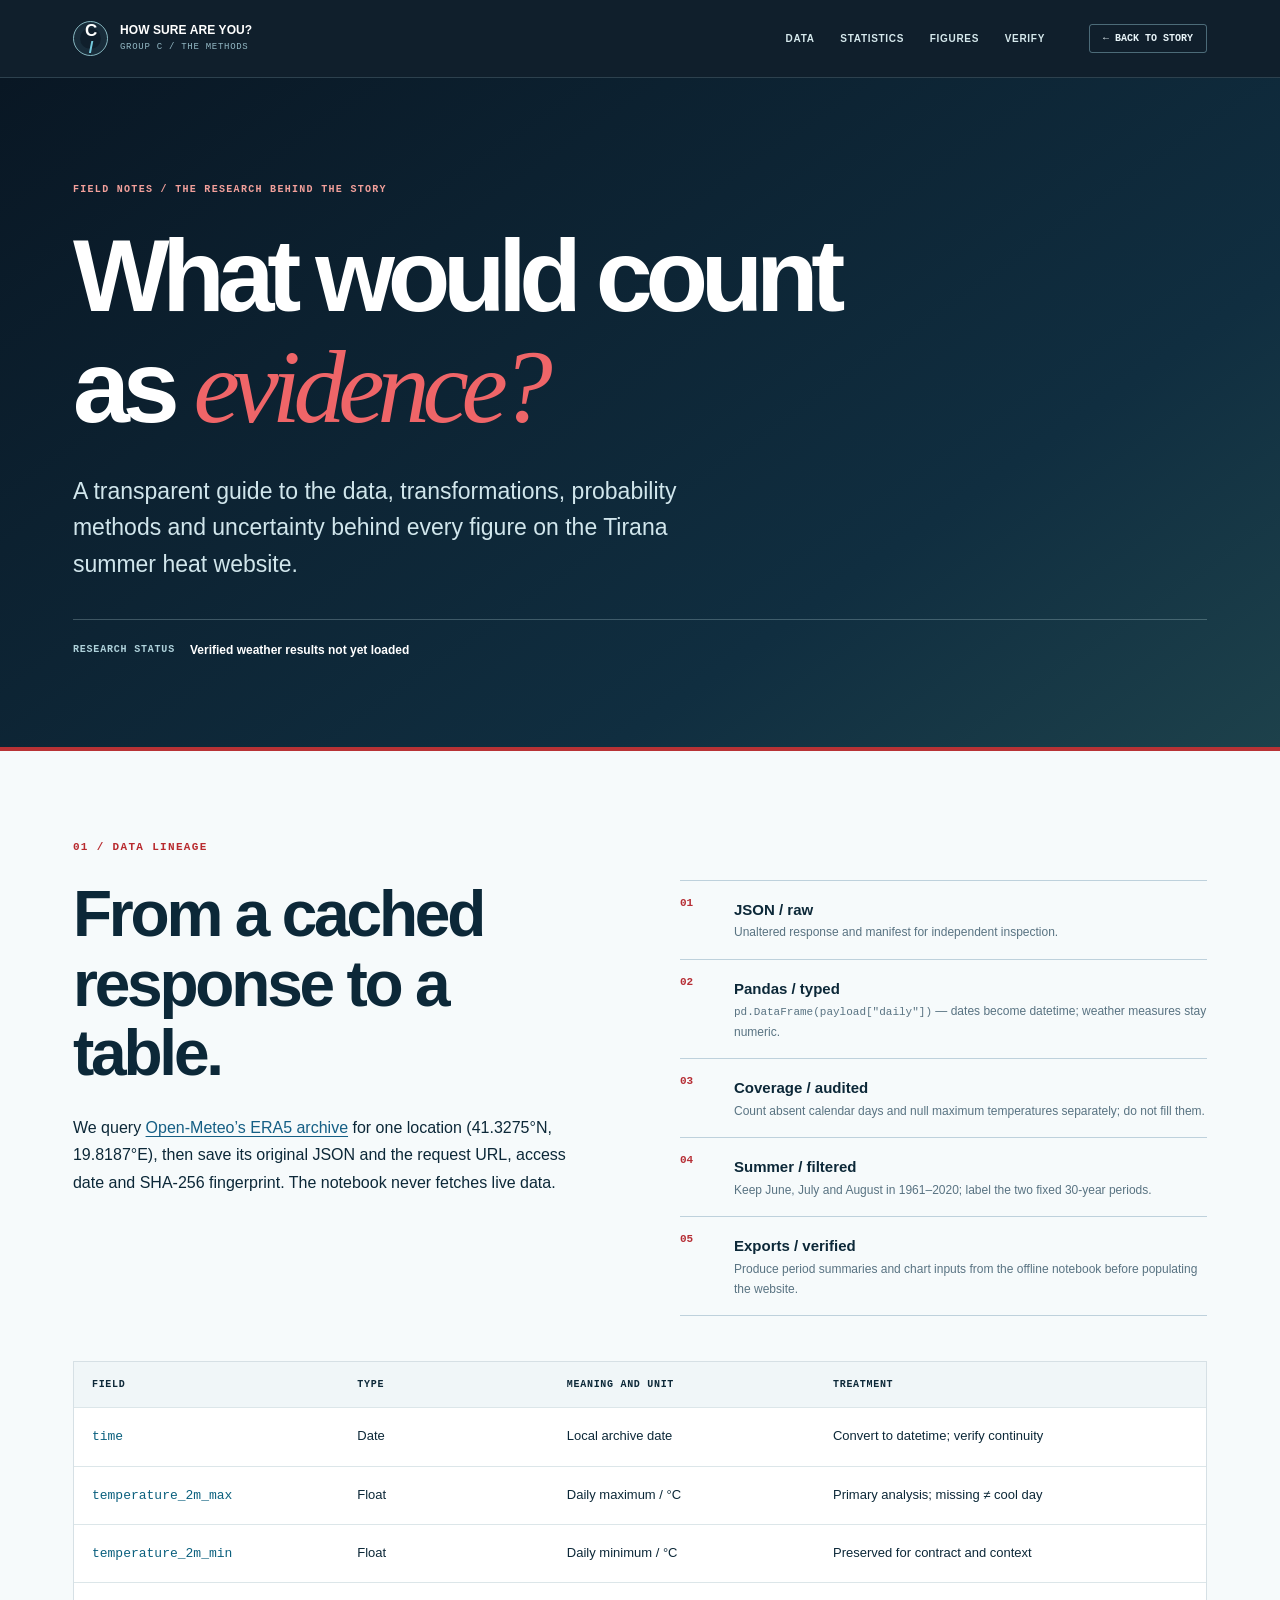
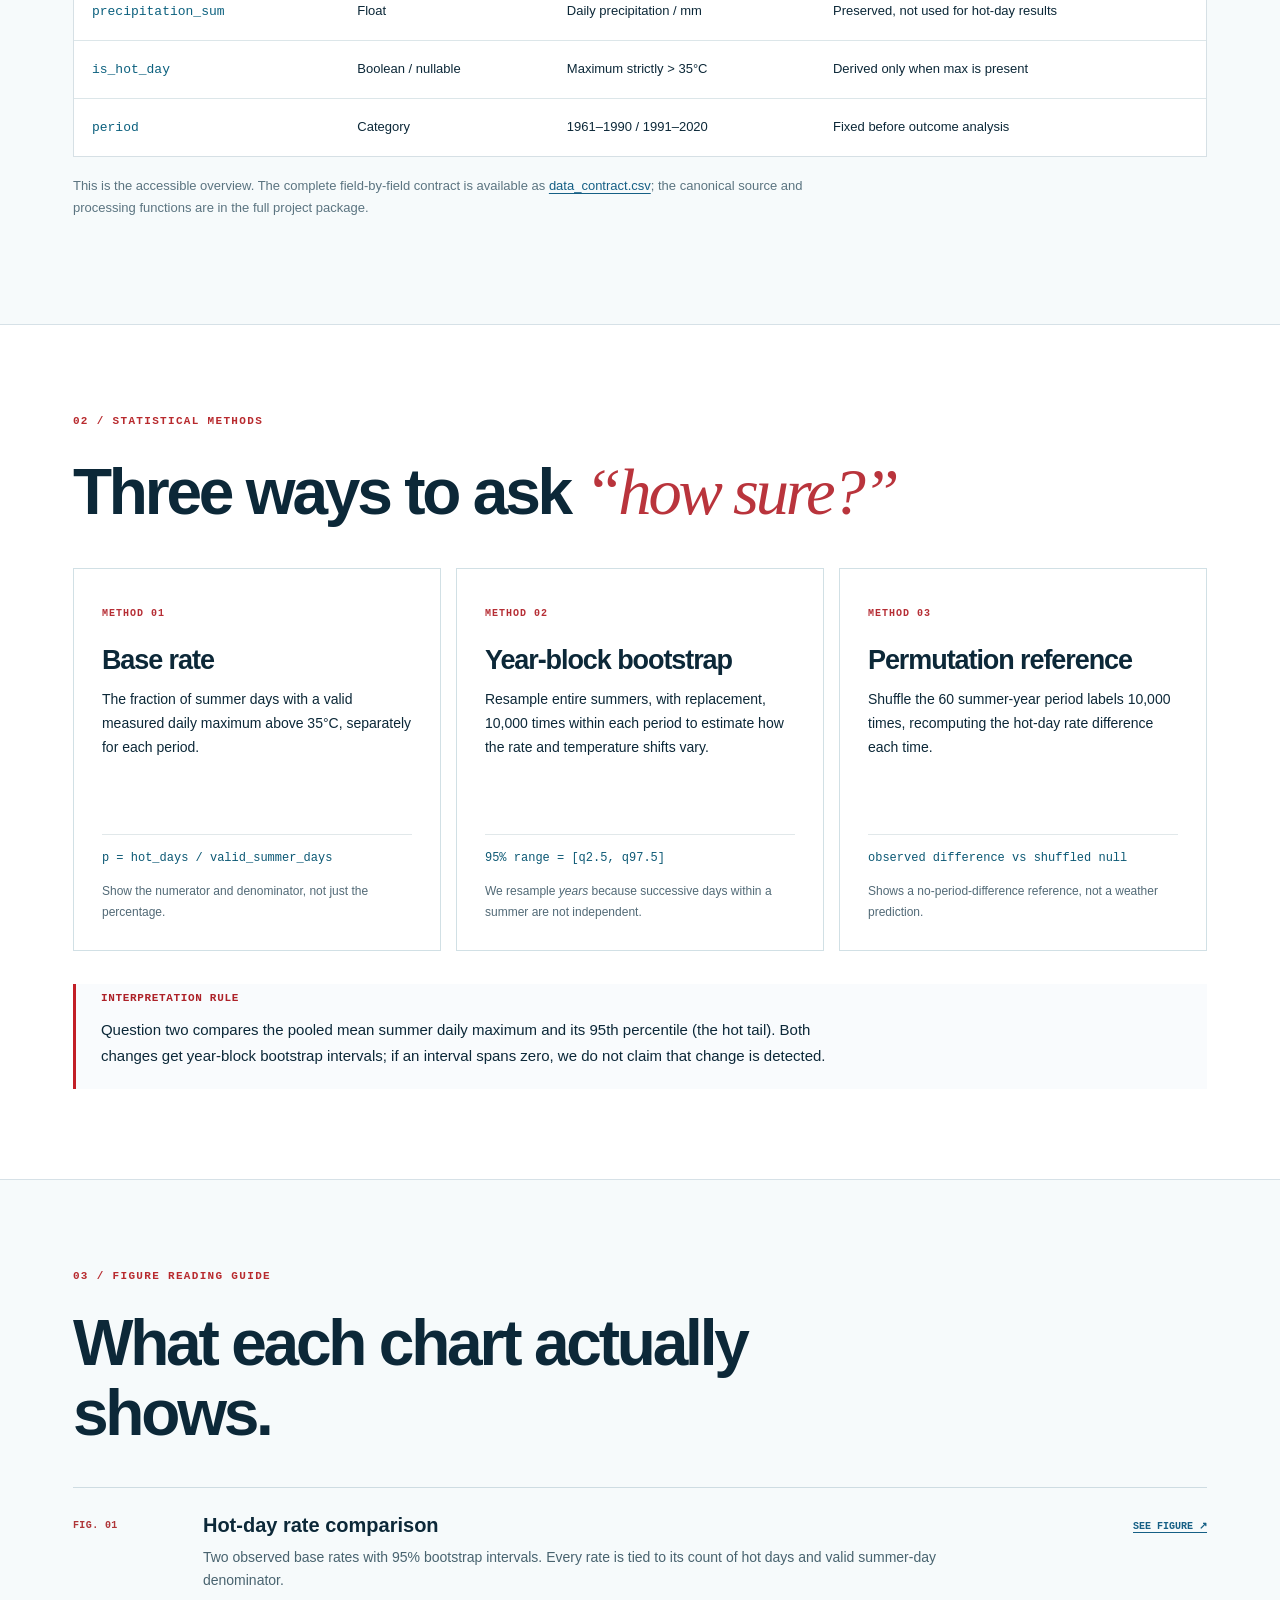
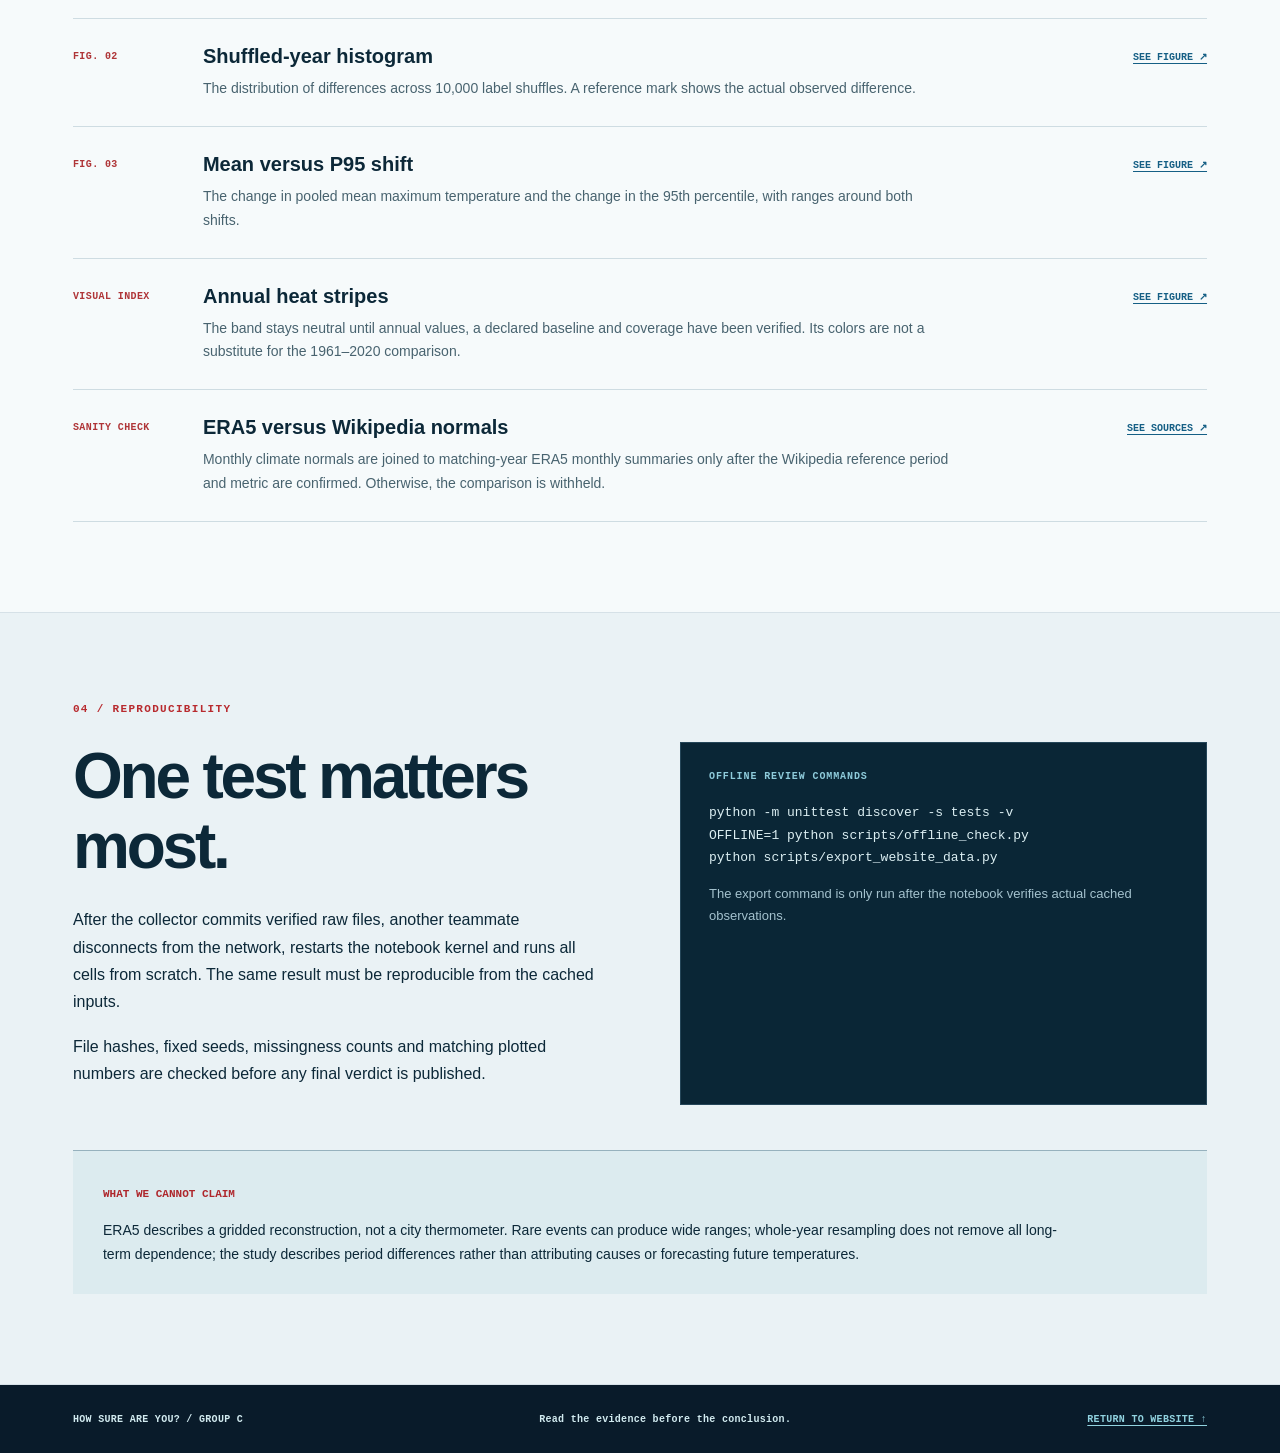
<file: site/science.html>
<!doctype html>
<html lang="en">
<head>
<meta charset="utf-8">
<meta name="viewport" content="width=device-width, initial-scale=1">
<meta name="color-scheme" content="light">
<meta name="description" content="Methods, data lineage, figures and reproducibility notes for Group C's Tirana summer heat study.">
<title>How the evidence works | Tirana summer heat — Group C</title>
<link rel="stylesheet" href="styles.css">
</head>
<body class="science-page">
<a class="skip-link" href="#science-main">Skip to methods</a>
<header class="topbar"><div class="wrap topbar-inner">
<a class="brand" href="index.html"><span aria-hidden="true" class="brand-mark">C<span>/</span></span><span class="brand-text">HOW SURE ARE YOU?<small>GROUP C / THE METHODS</small></span></a>
<nav class="nav" aria-label="Methods navigation"><a href="#lineage">DATA</a><a href="#methods">STATISTICS</a><a href="#figures">FIGURES</a><a href="#verify">VERIFY</a></nav>
<a class="science-back" href="index.html">← BACK TO STORY</a>
</div></header>
<main id="science-main">
<header class="science-hero"><div class="wrap science-hero-inner"><span class="eyebrow">FIELD NOTES / THE RESEARCH BEHIND THE STORY</span><h1>What would count<br>as <em>evidence?</em></h1><p>A transparent guide to the data, transformations, probability methods and uncertainty behind every figure on the Tirana summer heat website.</p><div class="science-state">RESEARCH STATUS <strong>Verified weather results not yet loaded</strong></div></div></header>
<section class="science-chapter" id="lineage"><div class="wrap"><div class="science-label">01 / DATA LINEAGE</div><div class="science-two"><div><h2>From a cached response to a table.</h2><p>We query <a href="https://open-meteo.com/en/docs/historical-weather-api" rel="noopener" target="_blank">Open-Meteo’s ERA5 archive</a> for one location (41.3275°N, 19.8187°E), then save its original JSON and the request URL, access date and SHA-256 fingerprint. The notebook never fetches live data.</p></div><div class="science-steps"><div><span>01</span><strong>JSON / raw</strong><small>Unaltered response and manifest for independent inspection.</small></div><div><span>02</span><strong>Pandas / typed</strong><small><code>pd.DataFrame(payload["daily"])</code> — dates become datetime; weather measures stay numeric.</small></div><div><span>03</span><strong>Coverage / audited</strong><small>Count absent calendar days and null maximum temperatures separately; do not fill them.</small></div><div><span>04</span><strong>Summer / filtered</strong><small>Keep June, July and August in 1961–2020; label the two fixed 30-year periods.</small></div><div><span>05</span><strong>Exports / verified</strong><small>Produce period summaries and chart inputs from the offline notebook before populating the website.</small></div></div></div>
<div class="science-table-scroll"><table class="science-table"><thead><tr><th>Field</th><th>Type</th><th>Meaning and unit</th><th>Treatment</th></tr></thead><tbody><tr><td><code>time</code></td><td>Date</td><td>Local archive date</td><td>Convert to datetime; verify continuity</td></tr><tr><td><code>temperature_2m_max</code></td><td>Float</td><td>Daily maximum / °C</td><td>Primary analysis; missing ≠ cool day</td></tr><tr><td><code>temperature_2m_min</code></td><td>Float</td><td>Daily minimum / °C</td><td>Preserved for contract and context</td></tr><tr><td><code>precipitation_sum</code></td><td>Float</td><td>Daily precipitation / mm</td><td>Preserved, not used for hot-day results</td></tr><tr><td><code>is_hot_day</code></td><td>Boolean / nullable</td><td>Maximum strictly &gt; 35°C</td><td>Derived only when max is present</td></tr><tr><td><code>period</code></td><td>Category</td><td>1961–1990 / 1991–2020</td><td>Fixed before outcome analysis</td></tr></tbody></table></div>
<p class="science-footnote">This is the accessible overview. The complete field-by-field contract is available as <a href="data_contract.csv" download>data_contract.csv</a>; the canonical source and processing functions are in the full project package.</p></div></section>
<section class="science-chapter science-chapter-alt" id="methods"><div class="wrap"><div class="science-label">02 / STATISTICAL METHODS</div><h2>Three ways to ask <em>“how sure?”</em></h2><div class="science-method-cards"><article><span>METHOD 01</span><h3>Base rate</h3><p>The fraction of summer days with a valid measured daily maximum above 35°C, separately for each period.</p><code>p = hot_days / valid_summer_days</code><small>Show the numerator and denominator, not just the percentage.</small></article><article><span>METHOD 02</span><h3>Year-block bootstrap</h3><p>Resample entire summers, with replacement, 10,000 times within each period to estimate how the rate and temperature shifts vary.</p><code>95% range = [q2.5, q97.5]</code><small>We resample <em>years</em> because successive days within a summer are not independent.</small></article><article><span>METHOD 03</span><h3>Permutation reference</h3><p>Shuffle the 60 summer-year period labels 10,000 times, recomputing the hot-day rate difference each time.</p><code>observed difference vs shuffled null</code><small>Shows a no-period-difference reference, not a weather prediction.</small></article></div>
<div class="science-rule"><strong>Interpretation rule</strong><p>Question two compares the pooled mean summer daily maximum and its 95th percentile (the hot tail). Both changes get year-block bootstrap intervals; if an interval spans zero, we do not claim that change is detected.</p></div></div></section>
<section class="science-chapter" id="figures"><div class="wrap"><div class="science-label">03 / FIGURE READING GUIDE</div><h2>What each chart actually shows.</h2><div class="science-figure-list"><article><span>FIG. 01</span><div><h3>Hot-day rate comparison</h3><p>Two observed base rates with 95% bootstrap intervals. Every rate is tied to its count of hot days and valid summer-day denominator.</p></div><a href="index.html#rate-chart">SEE FIGURE ↗</a></article><article><span>FIG. 02</span><div><h3>Shuffled-year histogram</h3><p>The distribution of differences across 10,000 label shuffles. A reference mark shows the actual observed difference.</p></div><a href="index.html#null-chart">SEE FIGURE ↗</a></article><article><span>FIG. 03</span><div><h3>Mean versus P95 shift</h3><p>The change in pooled mean maximum temperature and the change in the 95th percentile, with ranges around both shifts.</p></div><a href="index.html#tail-chart">SEE FIGURE ↗</a></article><article><span>VISUAL INDEX</span><div><h3>Annual heat stripes</h3><p>The band stays neutral until annual values, a declared baseline and coverage have been verified. Its colors are not a substitute for the 1961–2020 comparison.</p></div><a href="index.html#stripes">SEE FIGURE ↗</a></article><article><span>SANITY CHECK</span><div><h3>ERA5 versus Wikipedia normals</h3><p>Monthly climate normals are joined to matching-year ERA5 monthly summaries only after the Wikipedia reference period and metric are confirmed. Otherwise, the comparison is withheld.</p></div><a href="index.html#sources">SEE SOURCES ↗</a></article></div></div></section>
<section class="science-chapter science-chapter-alt" id="verify"><div class="wrap"><div class="science-label">04 / REPRODUCIBILITY</div><div class="science-two"><div><h2>One test matters most.</h2><p>After the collector commits verified raw files, another teammate disconnects from the network, restarts the notebook kernel and runs all cells from scratch. The same result must be reproducible from the cached inputs.</p><p>File hashes, fixed seeds, missingness counts and matching plotted numbers are checked before any final verdict is published.</p></div><div class="science-code-panel"><div>OFFLINE REVIEW COMMANDS</div><pre><code>python -m unittest discover -s tests -v
OFFLINE=1 python scripts/offline_check.py
python scripts/export_website_data.py</code></pre><p>The export command is only run after the notebook verifies actual cached observations.</p></div></div><div class="science-warning"><span>WHAT WE CANNOT CLAIM</span><p>ERA5 describes a gridded reconstruction, not a city thermometer. Rare events can produce wide ranges; whole-year resampling does not remove all long-term dependence; the study describes period differences rather than attributing causes or forecasting future temperatures.</p></div></div></section>
</main><footer class="science-footer"><div class="wrap"><strong>HOW SURE ARE YOU? / GROUP C</strong><span>Read the evidence before the conclusion.</span><a href="index.html">RETURN TO WEBSITE ↑</a></div></footer>
</body></html>
</file>
<file: site/styles.css>
/* GROUP C / ORBITAL FIELD NOTES
   Visual presentation only. Results, statistics, and threshold definitions are owned
   by results.js and data-view.js. This stylesheet never implies weather observations. */
:root {
  --night: #071624;
  --night-2: #0a2230;
  --night-3: #123648;
  --ocean: #247da0;
  --sky: #74cadd;
  --sky-light: #d6f0f3;
  --heat: #ef6a5e;
  --heat-dark: #ba443b;
  --paper: #f7fafb;
  --panel: #ffffff;
  --ice: #edf4f6;
  --ink: #0c2838;
  --muted: #526c7b;
  --hairline: #dae4e8;
  --white: #ffffff;
  --display: 'DM Sans', 'Helvetica Neue', sans-serif;
  --serif: 'Fraunces', Georgia, serif;
  --font: 'DM Sans', 'Helvetica Neue', Arial, sans-serif;
  --mono: 'IBM Plex Mono', SFMono-Regular, Consolas, monospace;
  --wrap: 1340px;
  --gutter: clamp(20px, 5.7vw, 94px);
  --ease: cubic-bezier(.2,.73,.17,1);
}
*,*::before,*::after{box-sizing:border-box}
html{scroll-behavior:smooth;scroll-padding-top:92px}
html,body{overflow-x:clip}
body{margin:0;background:var(--paper);color:var(--ink);font:400 16px/1.7 var(--font);-webkit-font-smoothing:antialiased}
button,input{font:inherit} h1,h2,h3,p{margin-top:0} p{margin-bottom:1.12em}
a{color:#197393;text-underline-offset:3px}
a:hover{text-decoration-thickness:2px} button{cursor:pointer}
::selection{background:#9bd8e2;color:#071624}
:focus-visible{outline:2px solid #47bed0;outline-offset:4px}
.wrap{width:min(var(--wrap),calc(100% - var(--gutter)*2));margin:0 auto}
.sr-only,.skip-link:not(:focus){position:absolute!important;width:1px;height:1px;overflow:hidden;clip-path:inset(50%);white-space:nowrap}
.skip-link:focus{display:block;background:white;color:var(--ink);padding:12px 20px;position:fixed;top:8px;left:8px;z-index:500}
.eyebrow{font:700 10px/1.4 var(--mono);text-transform:uppercase;letter-spacing:.13em;color:#277b91}
.note,.muted{font-size:13px;color:var(--muted);line-height:1.7}
.section{padding:clamp(70px,7.3vw,126px) 0;border-top:1px solid var(--hairline)}
.display{font:700 clamp(40px,5.1vw,73px)/1.07 var(--display);letter-spacing:-.058em;margin:15px 0 24px;max-width:870px;text-wrap:balance}
.display em{font-family:var(--serif);font-weight:500;font-style:italic;letter-spacing:-.06em;color:#2585a4}
.section-lead{font-size:clamp(18px,1.7vw,23px);line-height:1.55;font-weight:500;max-width:700px}
.section-header{display:grid;grid-template-columns:minmax(0,1.6fr) minmax(200px,.58fr);gap:clamp(28px,7vw,120px);align-items:end;margin-bottom:45px}
.section-header>p{font-size:14px;line-height:1.8;color:var(--muted);margin-bottom:9px;max-width:340px}

/* Top bar: weather-lab navigation, not a SaaS navbar. */
.topbar{position:sticky;z-index:90;top:0;background:rgba(7,22,36,.96);border-bottom:1px solid rgba(168,209,220,.19);backdrop-filter:blur(10px)}
.topbar-inner{display:flex;align-items:center;min-height:77px;gap:26px}
.brand{color:white;display:inline-flex;align-items:center;gap:12px;text-decoration:none;flex:none}
.brand-mark{width:35px;height:35px;border-radius:50%;border:1px solid rgba(165,222,231,.8);display:grid;place-items:center;font:800 17px/1 var(--display);letter-spacing:-.09em;box-shadow:inset 0 0 0 6px rgba(116,202,221,.08)}
.brand-mark span{color:var(--sky)}
.brand-text{font-size:12px;font-weight:800;letter-spacing:.008em;line-height:1.14}
.brand-text small{display:block;margin-top:5px;font:500 9px/1.2 var(--mono);letter-spacing:.08em;color:#94b9c5}
.brand-text small span{color:#5395a7}
.nav{margin-left:auto;display:flex;align-items:center;gap:clamp(12px,2vw,31px)}
.nav a{font:600 10px/1.4 var(--font);white-space:nowrap;letter-spacing:.07em;color:#d6e9ed;text-decoration:none;transition:color .2s;padding:13px 0}
.nav a:hover,.nav a:focus-visible{color:#7ce0e7}
.status{display:inline-flex;gap:9px;align-items:center;color:#c9e2e9;border:1px solid rgba(159,202,215,.24);border-radius:4px;padding:10px 12px;font:500 10px/1.2 var(--mono);white-space:nowrap}
.status-dot{width:6px;height:6px;background:#75c7d8;border-radius:50%;box-shadow:0 0 0 3px rgba(117,199,216,.11)}
.status.ready .status-dot{background:#6aceaa}
.mobile-menu{display:none;min-height:44px;padding:0 13px;border:1px solid rgba(179,218,228,.38);border-radius:4px;color:white;background:transparent;font:700 11px/1 var(--mono)}
.mobile-menu span{font-size:18px;margin-left:12px}

/* Cinematic opening: an illustrative, locally generated Earth. */
.hero{position:relative;color:#fff;background:linear-gradient(145deg,#06131f 0%,#0b2b3e 54%,#061b2b 100%);overflow:hidden;isolation:isolate;--heat-intensity:0}
.hero-atmosphere{position:absolute;inset:0;z-index:-1;pointer-events:none;background:
 radial-gradient(ellipse 30% 40% at 85% 38%,rgba(33,126,166,.14),transparent 100%),
 radial-gradient(ellipse 56% 48% at 49% 85%,rgba(20,119,147,.22),transparent 100%),
 linear-gradient(155deg,#081725 0%,#0c2a3c 65%,#061321 100%)}
.hero-gridlines{position:absolute;inset:0;opacity:.15;background-image:linear-gradient(rgba(159,215,224,.25) 1px,transparent 1px),linear-gradient(90deg,rgba(159,215,224,.2) 1px,transparent 1px);background-size:96px 96px;mask-image:linear-gradient(90deg,transparent 8%,black 75%,transparent 100%)}
.hero-stars{position:absolute;inset:0;background-image:radial-gradient(1px 1px at 16% 17%,rgba(255,255,255,.65) 99%,transparent),radial-gradient(1px 1px at 43% 31%,rgba(255,255,255,.4) 99%,transparent),radial-gradient(1px 1px at 77% 18%,rgba(255,255,255,.6) 99%,transparent),radial-gradient(1px 1px at 91% 73%,rgba(255,255,255,.42) 99%,transparent);background-size:325px 290px;opacity:.35}
.hero-warmth{position:absolute;inset:0;background:radial-gradient(ellipse 30% 48% at 75% 53%,rgba(240,105,89,.24),transparent 80%);opacity:var(--heat-intensity);will-change:opacity}
.hero-shell{position:relative;min-height:min(760px,calc(100svh - 77px));display:flex;flex-direction:column}
.hero-topline{display:flex;justify-content:space-between;align-items:center;gap:24px;padding-top:31px}
.hero-kicker{display:inline-flex;align-items:center;gap:13px;color:#a9d4df;letter-spacing:.13em;font:600 10px/1.4 var(--mono)}
.kicker-line{width:26px;height:1px;background:#65c5d9;flex:none}
.hero-coordinate{display:inline-flex;align-items:center;gap:18px;color:#86afbe;font:500 10px/1.4 var(--mono);letter-spacing:.06em}
.coordinate-square{height:8px;width:8px;border:1px solid #86afbe;transform:rotate(45deg)}
.hero-main{display:grid;grid-template-columns:minmax(0,1fr) minmax(0,1.05fr);align-items:center;flex:1;gap:20px;min-height:550px}
.hero-content{z-index:3;padding:55px 0 40px;position:relative}
.hero-overline{display:flex;align-items:center;gap:13px;font:600 10px/1.2 var(--mono);letter-spacing:.16em;color:#86c9d7;margin-bottom:20px}
.overline-dot{width:6px;height:6px;background:#82d7e2;border-radius:50%;box-shadow:0 0 0 5px rgba(126,212,227,.09)}
.overline-divider{color:#466e7d}
.hero-title{font:700 clamp(49px,6vw,92px)/1.01 var(--display);letter-spacing:-.073em;max-width:680px;margin:0 0 25px;text-wrap:balance}
.hero-title>span{color:#e8f2f5}
.hero-title em{display:inline-block;position:relative;font:500 italic 1.11em/.92 var(--serif);letter-spacing:-.071em;color:#b4e1e8}
.hero-title em::after{content:'';position:absolute;bottom:-8px;left:3%;width:95%;height:1px;background:linear-gradient(90deg,transparent,rgba(127,219,229,.9),transparent)}
.hero-intro{max-width:480px;color:#d0e1e8;font:400 clamp(15px,1.26vw,17px)/1.75 var(--font);margin:22px 0 15px}
.hero-datastate{font:500 11px/1.6 var(--mono);color:#a8c8d3;max-width:480px;border-left:2px solid #66b7cb;padding:5px 0 5px 15px;margin:21px 0 29px}
.hero-actions{display:flex;flex-wrap:wrap;gap:11px}
.btn{min-height:49px;display:inline-flex;align-items:center;justify-content:center;gap:16px;padding:12px 21px;border:1px solid transparent;border-radius:4px;font:700 12px/1.25 var(--font);text-decoration:none;text-align:center;transition:transform .25s var(--ease),background-color .25s,border-color .25s}
.btn:hover{transform:translateY(-2px)}
.btn-primary{color:#071724;background:#95e1e9;border-color:#95e1e9}
.btn-primary:hover{background:#b4eef2;border-color:#b4eef2;color:#071724}
.btn-ghost{color:#e1f0f4;background:transparent;border-color:rgba(190,228,236,.44)}
.btn-ghost:hover{background:rgba(119,199,219,.13);border-color:#83c8d9}
.btn-outline{border-color:#294a5b;background:white;color:var(--ink)}
.btn:disabled{cursor:not-allowed;opacity:.55;transform:none}
.planet-stage{height:590px;width:100%;position:relative;display:grid;place-items:center;transform:translateX(12px)}
.planet-stage::after{content:'';position:absolute;width:min(98%,620px);aspect-ratio:1;border:1px solid rgba(137,214,225,.10);border-radius:50%;pointer-events:none}
.planet-halo{position:absolute;width:100%;aspect-ratio:1;max-width:650px;top:50%;left:50%;transform:translate(-50%,-50%);border-radius:50%;background:radial-gradient(circle at 45% 42%,rgba(28,148,185,.38),rgba(11,83,117,.19) 43%,transparent 72%);filter:blur(30px)}
.planet-sphere{width:min(98%,610px);aspect-ratio:1;position:relative;z-index:2;filter:drop-shadow(-6px 18px 48px rgba(0,7,22,.7)) drop-shadow(0 0 26px rgba(109,203,223,.27));animation:planet-drift 14s ease-in-out infinite}
.planet-sphere img{width:100%;height:100%;object-fit:contain;display:block;mask-image:radial-gradient(circle,black 69%,transparent 73%)}
.planet-orbit{position:absolute;left:50%;top:50%;z-index:3;width:118%;height:34%;border:1px solid rgba(142,216,224,.34);border-radius:50%;transform:translate(-50%,-50%) rotate(-24deg);pointer-events:none}
.orbit-back{width:122%;height:58%;transform:translate(-50%,-50%) rotate(28deg);opacity:.52;border-style:dashed;border-color:rgba(116,183,200,.32);z-index:1}
.orbit-front{box-shadow:0 0 13px rgba(92,194,215,.04)}
.planet-ping{position:absolute;z-index:6;top:44.4%;left:49.4%;display:flex;align-items:center;gap:9px;transform:translate(-2px,-2px)}
.planet-ping-core{width:9px;height:9px;border:2px solid #e3fcff;background:#0c6c89;border-radius:50%;box-shadow:0 0 0 8px rgba(143,229,238,.11),0 0 17px rgba(143,229,238,.8)}
.planet-ping-line{width:42px;height:1px;background:rgba(191,233,239,.8);transform:rotate(-21deg);transform-origin:left center}
.planet-ping-label{align-self:flex-start;display:flex;flex-direction:column;gap:6px;margin-top:-35px;color:#e1f4f7;font:600 9px/1.2 var(--mono);letter-spacing:.13em;white-space:nowrap;text-shadow:0 2px 3px #082136}
.planet-ping-label em{color:#87d4e1;font:500 10px/1.2 var(--mono);font-style:normal}
.planet-hud{position:absolute;z-index:7;border:1px solid rgba(146,213,226,.29);background:rgba(7,26,41,.8);color:#cae5ed;border-radius:3px;padding:12px 14px;font:500 10px/1.5 var(--mono);letter-spacing:.075em;backdrop-filter:blur(4px)}
.hud-top{right:-1%;top:13%}.hud-top span{display:block;color:#81b5c5}
.hud-bottom{left:-6%;bottom:18%;display:flex;align-items:center;gap:10px;white-space:nowrap}
.hud-marker{width:17px;height:17px;border:1px solid #85c4d0;border-radius:50%;position:relative}
.hud-marker::before,.hud-marker::after{content:'';position:absolute;background:#85c4d0}
.hud-marker::before{height:1px;width:23px;top:7px;left:-4px}
.hud-marker::after{width:1px;height:23px;left:7px;top:-4px}
.planet-caption{position:absolute;bottom:10%;right:5%;display:flex;flex-direction:column;text-align:right;gap:4px;color:#85afbb;font:500 9px/1.4 var(--mono);letter-spacing:.1em}
.planet-caption span{color:#547b8a}
.hero-bottom-content{border-top:1px solid rgba(182,222,232,.22);display:grid;grid-template-columns:1fr auto;gap:30px;padding:23px 0 27px;align-items:center}
.hero-year-meta{display:flex;align-items:center;gap:20px;margin-bottom:11px}
.hero-year-label,.hero-year-detail,.spec-kicker{font:600 9px/1.2 var(--mono);letter-spacing:.11em;color:#87b9c6}
.hero-year-detail{color:#537f8d}
.hero-year-line{display:flex;align-items:center;gap:15px;color:#b8dce5;font:600 12px/1.2 var(--mono)}
.year-dashes{display:block;width:clamp(100px,19vw,275px);height:1px;background:repeating-linear-gradient(to right,rgba(119,194,213,.72) 0 14px,transparent 14px 17px)}
.hero-year{font:600 19px/1.1 var(--mono);letter-spacing:.02em;color:#e5f9fc;min-width:54px}
.hero-research-spec{border-left:1px solid rgba(161,210,225,.26);padding-left:28px}
.hero-research-spec div{display:flex;align-items:center;gap:13px;margin-top:8px;color:#ecf8fc;font:700 clamp(15px,1.5vw,21px)/1.15 var(--display)}
.hero-research-spec div span{font:500 10px var(--mono);color:#6b9baa}
.hero-research-spec small{font:500 9px/1.2 var(--mono);letter-spacing:.045em;color:#8fb8c7}
.spec-sep{padding:0 7px;color:#4f8090}
.hero-status-bar{background:#04121e;border-top:1px solid rgba(176,214,222,.17)}
.hero-status-inner{min-height:45px;display:flex;justify-content:space-between;align-items:center;gap:12px;flex-wrap:wrap;color:#7da5b3;font:500 9px/1.3 var(--mono);letter-spacing:.11em}

/* Research statement: white paper after the atmospheric hero. */
.section-question{background:#fff;padding-top:94px;padding-bottom:100px}
.intro-grid{display:grid;grid-template-columns:minmax(0,1.43fr) minmax(290px,.76fr);gap:clamp(40px,7vw,110px);align-items:start}
.intro-grid>.research-card{align-self:stretch}
.intro-grid .display{max-width:850px}
.section-question .display em{color:#236f89}
.section-question .note{max-width:700px}
.threshold{display:flex;gap:8px;flex-wrap:wrap;margin-top:32px}
.pill{border:1px solid #d5e4e9;color:#245469;background:#f2f7f8;padding:10px 15px;border-radius:3px;font:600 11px/1.2 var(--mono)}
.research-card{border:1px solid #cbdde3;background:#f6fafb;padding:clamp(25px,3vw,38px);position:relative}
.research-card::before{content:'C / 01';position:absolute;top:-13px;right:25px;padding:0 10px;background:#f6fafb;color:#3e8095;font:600 10px var(--mono)}
.research-card>.eyebrow{display:block;border-bottom:1px solid #d4e2e7;padding-bottom:18px;margin-bottom:6px}
.period{display:grid;grid-template-columns:1fr auto;gap:7px 10px;border-bottom:1px solid #d4e2e7;padding:25px 0}
.period:last-child{border-bottom:0;padding-bottom:0}
.period-label{grid-column:1/-1;font:600 10px/1.35 var(--mono);letter-spacing:.06em;text-transform:uppercase;color:var(--muted)}
.period strong{font:700 clamp(23px,2.4vw,35px)/1.08 var(--display);letter-spacing:-.05em}
.period .side{font:500 11px var(--mono);color:#5e8291;align-self:center}
.period p{grid-column:1/-1;margin:0;font-size:13px;line-height:1.6;color:var(--muted)}

/* One stripe per year. Neutral until actual year_stripes are exported. */
.stripe-section{background:#eaf2f5;padding-top:85px;padding-bottom:85px}
.stripe-section .section-header{margin-bottom:21px}
.stripe-section .display{text-transform:none;letter-spacing:-.05em;font-size:clamp(41px,4.9vw,66px)}
.stripe-legend{display:flex;justify-content:space-between;gap:16px;align-items:center;color:#436b7b;font:600 10px/1.4 var(--mono);letter-spacing:.05em;margin:0 0 18px}
.legend-scale{height:5px;flex:1;max-width:410px;background:linear-gradient(90deg,#0b4f8a,#2c99d6,#bfe3f5,#f8fafc,#f9b4ae,#eb2f33,#8e0f1e);border-radius:8px}
.stripes-surface{background:#fff;border:1px solid #ccdfe5;border-radius:4px;padding:clamp(20px,2.7vw,34px);position:relative}
.stripe-track{height:100px;display:flex;gap:2px;cursor:crosshair;touch-action:pan-y;outline-offset:5px}
.stripe{flex:1;min-width:1px;position:relative;background:#cbdbe0;transition:filter .18s,transform .18s}
.stripe.is-active{outline:2px solid #09304a;outline-offset:1px;z-index:3}
.stripe[data-tone="verified"]{filter:saturate(.9)}
.stripe-ruler{display:flex;justify-content:space-between;margin:12px 0 21px;color:#244d60;font:600 11px var(--mono)}
.stripe-tooltip{position:absolute;transform:translate(-50%,-100%);display:flex;flex-direction:column;gap:5px;padding:11px 13px;background:#0a293b;color:white;border:1px solid #306078;border-radius:4px;pointer-events:none;max-width:270px;z-index:8;box-shadow:0 10px 22px #12313b2b}
.stripe-tooltip[hidden]{display:none}
.stripe-tooltip strong{font:600 18px var(--mono)}
.stripe-tooltip span{font:500 10px/1.45 var(--mono)}
.stripe-readout{border-top:1px solid #dce8eb;padding-top:14px;display:flex;justify-content:space-between;align-items:baseline;gap:12px;color:#5d7783;font:500 11px/1.4 var(--mono)}
.stripe-readout strong{color:#102e41;font-size:19px}
.stripe-note{margin:14px 0 0;font-size:12px;line-height:1.7;color:#59727f}

/* Precise scientific data panels, based on the first visual reference. */
.viz-band{background:#fbfcfd}
#evidence .display em{color:#d9564d}
.result-grid{display:grid;grid-template-columns:repeat(3,minmax(0,1fr));gap:12px;margin-bottom:25px}
.result-card{border:1px solid #cedde3;background:#fff;padding:clamp(22px,2.6vw,36px);border-radius:4px;min-width:0;position:relative}
.result-card::after{content:'';position:absolute;top:0;left:0;width:42px;height:3px;background:#80c0d0}
.result-card--answer{background:#f0f7f9;border-color:#b9d5dd}
.result-card--answer::after{background:#e66c62}
.result-card .eyebrow{font-size:9px;color:#456c7b}
.result-value{font:700 clamp(39px,4.4vw,71px)/1.1 var(--mono);letter-spacing:-.075em;overflow-wrap:anywhere;font-variant-numeric:tabular-nums;margin:31px 0 10px;color:#144a61}
.result-card.is-heat .result-value{color:#d95549}
.result-card.is-cool .result-value{color:#1c7ea6}
.result-range{font:500 11px/1.6 var(--mono);color:#587580}
.chart-panel{background:#fff;border:1px solid #d1dfe5;border-radius:4px;padding:clamp(22px,3vw,41px);min-width:0;margin-bottom:18px}
.panel-head{display:flex;align-items:flex-start;justify-content:space-between;gap:20px;padding-bottom:17px;margin-bottom:19px;border-bottom:1px solid #e3eaed}
.panel-head h3{font-size:clamp(19px,1.8vw,25px);line-height:1.2;letter-spacing:-.04em;font-weight:700;margin:0 0 5px}
.panel-head .note{margin:0;font-size:12px}
.tiny-chip{padding:7px 10px;border:1px solid #dce7eb;color:#517783;border-radius:3px;font:600 9px/1.4 var(--mono);letter-spacing:.04em;white-space:nowrap}
.chartbox{width:100%;min-height:290px;overflow-x:auto;display:flex;align-items:center;scrollbar-color:#b1d7df #f1f6f7}
.chartbox>svg{width:100%;height:auto;max-width:none}
.chartbox svg text{font-family:var(--font)}
.empty-figure{min-height:280px;width:100%;display:flex;flex-direction:column;align-items:center;justify-content:center;text-align:center;position:relative;border:1px dashed #c3d7dd;background:linear-gradient(180deg,#f9fcfd,#f3f8fa);padding:22px}
.empty-figure::before{content:'';position:absolute;inset:12px;pointer-events:none;background-image:linear-gradient(90deg,transparent 49.8%,rgba(33,116,145,.05) 50%,transparent 50.2%),linear-gradient(transparent 49.8%,rgba(33,116,145,.05) 50%,transparent 50.2%);background-size:36px 36px}
.empty-figure svg{width:30px;height:30px;opacity:.55;margin-bottom:12px;z-index:1}
.empty-figure strong{font-size:16px;font-weight:700;position:relative;z-index:1}
.empty-figure p{font-size:12px;line-height:1.65;max-width:380px;margin:6px 0 0;color:#66818f;position:relative;z-index:1}
.chart-bottom{font-size:13px;color:#617681;border-top:1px solid #e3eaed;padding-top:16px;margin:22px 0 0}
#q1-conclusion,#q2-conclusion{font-size:13px;font-weight:600;color:#254d5c;margin:14px 0 0}
.paired{display:grid;grid-template-columns:repeat(2,minmax(0,1fr));gap:18px}
.probabilities{display:grid;grid-template-columns:1fr;gap:0;margin:5px 0 17px}
.probabilities>div{display:grid;grid-template-columns:130px 1fr;gap:16px;align-items:start;border-bottom:1px solid #e3eaed;padding:18px 0}
.probabilities strong{font-size:15px;line-height:1.3;color:#18475c}
.probabilities span{font-size:12px;line-height:1.55;color:#607a86}
.viz-desc{font-size:13px;line-height:1.65;color:#455e6a;margin:20px 0 0}
#tail{background:#edf4f6}
#tail .chart-panel{margin-bottom:0}
#tail .paired{margin:12px 0}
#tail .paired .note{border-top:1px solid #d9e5e9;padding-top:15px}
#mean-summary,#tail-summary{font:600 13px/1.55 var(--mono);color:#1c4c60}

/* Document-like methods with a single serious code terminal. */
#methods{background:#fff}
.method-grid{display:grid;grid-template-columns:repeat(3,minmax(0,1fr));gap:20px;margin-top:15px}
.method-card{border-top:2px solid #257d99;padding:25px 18px 25px 0}
.method-num{font:600 12px/1 var(--mono);letter-spacing:.1em;color:#4097ad}
.method-card h3{margin:23px 0 12px;font-size:24px;line-height:1.22;letter-spacing:-.045em}
.method-card p{font-size:14px;line-height:1.8;color:#526d79}
.formula{font:600 11px/1.5 var(--mono);padding:11px 13px;background:#e8f5f7;color:#14516b;display:inline-block;margin:0 0 14px;border-left:2px solid #3e9fb8}
.reproducibility{display:grid;grid-template-columns:minmax(0,.8fr) minmax(0,1.2fr);column-gap:clamp(30px,8vw,116px);row-gap:12px;border-top:1px solid #dce8ec;margin-top:68px;padding-top:42px}
.repro-intro{grid-column:1;grid-row:1/3}
.repro-intro h3{font-size:clamp(27px,2.7vw,39px);line-height:1.1;letter-spacing:-.06em;max-width:440px;margin:17px 0}
.repro-intro p{font-size:14px;color:var(--muted)}
.repro-terminal{grid-column:2;background:#0b2637;color:#d5eff2;border-radius:5px;min-width:0;overflow:hidden;box-shadow:0 15px 35px rgba(7,35,53,.11)}
.terminal-header{display:flex;align-items:center;justify-content:space-between;gap:10px;padding:15px 18px;border-bottom:1px solid rgba(188,226,233,.22);color:#93bdc9;font:500 10px var(--mono)}
.copy-code{min-height:42px;border:1px solid rgba(146,214,227,.55);background:transparent;color:#c3ebf0;border-radius:3px;font:600 10px var(--mono);padding:9px 13px}
.copy-code:hover{background:#1b5366}
.repro-terminal pre{font:500 12px/1.9 var(--mono);padding:26px;overflow-x:auto;margin:0}
.repro-terminal code{font:inherit}
.repro-links{grid-column:2;display:flex;gap:20px;flex-wrap:wrap}
.text-link{padding:8px 0;font:700 11px/1.5 var(--mono);text-decoration:none;letter-spacing:.025em;color:#177c9c}
.text-link:hover{text-decoration:underline}

/* The reference's midnight research panel. */
.data-strip{color:#e7f3f5;background:radial-gradient(ellipse at 100% 0%,#133b4a 0%,transparent 40%),#0b2533;border-top:0}
.data-strip .section-header>p{color:#a5c1cb}
.data-strip .eyebrow{color:#86c9d5}
.data-strip .display{color:#fff}
.data-strip .display em{color:#a0d8e1}
.source-grid{display:grid;grid-template-columns:repeat(2,minmax(0,1fr));gap:18px;margin-bottom:26px}
.source-card{border:1px solid rgba(145,196,211,.27);padding:clamp(22px,3vw,39px);border-radius:4px;background:rgba(14,50,68,.33)}
.source-card .eyebrow{color:#7db6c9}
.source-card h3{font-size:clamp(24px,2.3vw,35px);line-height:1.1;letter-spacing:-.045em;margin:19px 0}
.source-card p{font-size:14px;line-height:1.8;color:#bcd3da}
.source-card a{color:#91dbe5;font-size:13px;font-weight:700}
.source-card code{color:#c8e9ed;font-family:var(--mono)}
.data-strip>.wrap>.note{color:#8cabb9;max-width:1000px}

/* Proof and people. */
#timeline{background:#fff}
.timeline{display:grid;grid-template-columns:repeat(7,minmax(0,1fr));gap:0}
.day{border-top:1px solid #cddde3;padding:17px 15px 4px 0;min-width:0}
.day::before{content:'';display:block;width:7px;height:7px;background:#60afc1;margin:-21px 0 20px}
.day strong{font:700 15px/1.25 var(--mono);letter-spacing:-.06em;display:block}
.day span{font:700 10px/1.4 var(--font);text-transform:uppercase;letter-spacing:.07em;color:#2380a0;display:block;margin:14px 0 7px}
.day p{font-size:12px;line-height:1.7;color:#5c7781}
#limits{background:#edf4f6}
.limits{display:grid;grid-template-columns:repeat(2,minmax(0,1fr));gap:0 55px}
.limit{border-top:1px solid #c9dbe0;padding:18px 0 26px 22px;position:relative;font-size:14px;line-height:1.75;color:#3b5b68}
.limit::before{content:'';position:absolute;left:1px;top:27px;width:8px;height:8px;border-radius:50%;border:1px solid #4b97ad}
.closing{background:#081e2d;color:white;padding:clamp(72px,8vw,125px) 0;background-image:radial-gradient(ellipse 40% 80% at 90% 80%,rgba(30,120,157,.16),transparent 90%)}
.closing .eyebrow{color:#96d1db}
.closing-flex{display:grid;grid-template-columns:minmax(0,1fr) auto;gap:30px;align-items:end}
.closing .display{color:white;font-size:clamp(43px,5.6vw,83px);max-width:950px}
.closing .display em{color:#b0e5e8}
.closing p{color:#a8c7d0;font-size:15px;max-width:650px}
.closing .btn{margin-bottom:13px}
.footer{background:#051622;color:#81a5b0;border-top:1px solid rgba(146,202,216,.2);padding:23px 0;font:500 11px/1.7 var(--mono)}
.footer strong{color:#d9edf0}
.footer-flex{display:flex;align-items:center;justify-content:space-between;gap:20px;flex-wrap:wrap}

/* Single accessible modal for verified downloads. */
.download-dialog{width:min(650px,calc(100% - 24px));background:#f8fcfd;border:1px solid #c7d9df;color:var(--ink);border-radius:5px;padding:clamp(24px,4vw,44px);box-shadow:0 25px 80px rgba(3,16,24,.45)}
.download-dialog::backdrop{background:rgba(4,20,31,.77);backdrop-filter:blur(3px)}
.download-head{display:flex;align-items:center;justify-content:space-between;gap:20px}
.dialog-close{min-height:44px;border:1px solid #b8ced7;color:#204a5a;padding:0 13px;border-radius:3px;background:white;font:700 11px var(--mono)}
.download-dialog h2{font-size:clamp(27px,4vw,49px);letter-spacing:-.05em;line-height:1.1;margin:24px 0}
.download-dialog p{font-size:14px}
.download-actions{display:flex;flex-wrap:wrap;gap:10px;margin:24px 0}
.download-dialog .btn-primary{background:#0f455e;border-color:#0f455e;color:white}
.download-dialog .btn-primary:hover{background:#176c8a}

/* Gentle reveal only. No content hidden when JS or motion is unavailable. */
.js-motion .reveal:not(.is-visible){opacity:0;transform:translateY(18px)}
.js-motion .reveal{transition:opacity .64s var(--ease),transform .64s var(--ease)}
.js-motion .reveal.is-visible{opacity:1;transform:none}
@keyframes planet-drift{0%,100%{transform:translateY(0)}50%{transform:translateY(-13px)}}

@media (max-width:1110px){
  :root{--gutter:clamp(24px,4.5vw,52px)}
  .nav{gap:14px}.nav a{font-size:9px}.status{font-size:9px}
  .hero-main{grid-template-columns:minmax(0,1.04fr) minmax(0,.96fr)}
  .hero-title{font-size:clamp(53px,6vw,78px)}
  .planet-stage{height:510px}.planet-ping-label{font-size:8px}.planet-hud{font-size:8px}
  .hud-bottom{left:-5%}
  .timeline{grid-template-columns:repeat(4,minmax(0,1fr));row-gap:32px}
}
@media (max-width:900px){
  .topbar-inner{min-height:67px}
  .nav{display:none;position:absolute;top:66px;left:0;right:0;padding:20px var(--gutter);background:#0b2738;flex-direction:column;align-items:stretch;gap:0;border-bottom:1px solid #2b586c}
  .nav.open{display:flex}.nav a{font-size:12px;padding:13px 0;border-bottom:1px solid rgba(173,217,227,.15)}
  .mobile-menu{display:block;margin-left:auto}.status{margin-left:auto}
  .hero-shell{min-height:700px}.hero-title{font-size:clamp(53px,6.4vw,79px)}
  .planet-stage{height:480px}.planet-ping-label{display:none}.hud-bottom{font-size:8px;bottom:14%}
  .planet-caption{display:none}
  .intro-grid{grid-template-columns:minmax(0,1fr) minmax(250px,.73fr);gap:35px}
  .section-header{gap:30px}
  .result-grid{grid-template-columns:repeat(3,minmax(0,1fr))}
  .result-card{padding:22px}.result-value{font-size:clamp(34px,4.2vw,49px)}
  .paired{gap:12px}.chart-panel{padding:21px}
  .probabilities>div{grid-template-columns:105px 1fr;gap:10px}
}
@media (max-width:700px){
  :root{--gutter:20px}
  body{font-size:15px}
  .section{padding:68px 0}
  .topbar-inner{min-height:65px}.nav{top:64px}.status{display:none}
  .brand-text{font-size:11px}.brand-mark{width:34px;height:34px}
  .hero-shell{min-height:0}
  .hero-topline{padding-top:22px;gap:8px}
  .hero-kicker{font-size:9px;letter-spacing:.04em}.kicker-line{width:17px}
  .hero-coordinate{display:none}
  .hero-main{grid-template-columns:1fr;min-height:0;gap:0}
  .hero-content{padding:42px 0 8px}
  .hero-overline{font-size:9px;letter-spacing:.08em;margin-bottom:18px}
  .hero-title{font-size:clamp(49px,12vw,77px);letter-spacing:-.073em;margin-bottom:20px}
  .hero-intro{font-size:15px;max-width:570px}
  .hero-datastate{font-size:10px;margin:16px 0 22px}
  .hero-actions{gap:9px}
  .hero-actions .btn{flex:1;min-width:145px}
  .planet-stage{height:430px;max-width:520px;margin:0 auto;transform:none}
  .planet-sphere{width:min(95%,440px)}
  .planet-halo{width:500px}
  .planet-ping{top:44%;left:49%}
  .planet-ping-line{width:25px}
  .hud-top{top:11%;right:0}.hud-bottom{bottom:12%;left:3%}
  .hero-bottom-content{grid-template-columns:1fr;gap:24px;padding:19px 0 23px}
  .hero-research-spec{border-left:0;border-top:1px solid rgba(172,222,231,.19);padding:16px 0 0}
  .hero-year-meta{gap:8px;flex-wrap:wrap}.hero-year-label,.hero-year-detail{font-size:8px}
  .hero-status-inner{justify-content:flex-start;gap:9px 20px;font-size:8px;padding:11px 0}
  .intro-grid,.source-grid,.paired,.method-grid,.limits{grid-template-columns:1fr}
  .section-header{display:block;margin-bottom:25px}
  .section-header>p{margin:15px 0 0;max-width:680px}
  .display{font-size:clamp(41px,9.4vw,62px);margin-bottom:18px}
  .section-lead{font-size:19px}
  .research-card{padding:24px}.section-question{padding:64px 0}
  .stripe-section .display{font-size:clamp(40px,9vw,60px)}
  .stripes-surface{padding:17px}.stripe-track{height:84px;gap:1px}
  .stripe-legend{font-size:8px;gap:10px}.stripe-legend .legend-scale{max-width:none}
  .result-grid{grid-template-columns:1fr;gap:10px}
  .result-card{padding:21px;min-height:155px}.result-value{font-size:44px;margin:20px 0 6px}
  .chart-panel{padding:18px;margin-bottom:13px}
  .panel-head{display:block}.tiny-chip{margin-top:10px;display:inline-block}
  .chartbox{min-height:240px}.chartbox>svg{min-width:600px}
  .empty-figure{min-height:235px}
  .probabilities>div{grid-template-columns:120px 1fr}
  .reproducibility{display:block;margin-top:30px}.repro-terminal{margin-top:23px}.repro-links{margin-top:12px}
  .method-card{padding:18px 0}
  .timeline{grid-template-columns:repeat(2,minmax(0,1fr));row-gap:27px}
  .closing-flex{display:block}.closing .btn{margin-top:20px}
}
@media (max-width:410px){
  :root{--gutter:17px}
  .brand-text{font-size:10px}.hero-title{font-size:clamp(46px,11.8vw,61px)}
  .hero-intro{font-size:14px}.hero-actions{display:grid;grid-template-columns:1fr 1fr}
  .hero-actions .btn{min-width:0;padding:11px 9px;font-size:11px;gap:6px}
  .planet-stage{height:345px}.planet-sphere{width:350px;max-width:100%}
  .planet-orbit{width:108%}.planet-ping{top:43%;left:49%}.hud-top{top:5%;right:-1%;padding:8px}
  .hud-bottom{bottom:9%;left:0;padding:8px;font-size:7px}
  .hero-research-spec div{font-size:16px}
  .hero-year-meta{font-size:8px}.hero-year-label,.hero-year-detail{font-size:7px}
  .year-dashes{width:92px}
  .stripe-track{height:72px}.stripe-readout{display:block}.stripe-readout span{display:block;margin-top:8px}
}
@media (prefers-reduced-motion:reduce){
  *,*::before,*::after{animation:none!important;transition:none!important;scroll-behavior:auto!important}
  .js-motion .reveal{opacity:1!important;transform:none!important}
  .hero-warmth{opacity:0!important}
}


/* ========================================================
   Dajti cinematic hero — visual presentation only
   Scientific outputs, numbers and renderer untouched.
   ======================================================== */
:root{--heat-red:#eb2f33;--heat-red-text:#c21f27;--deep-night:#071b2b;--warm-light:#e5c2b5}
.hero--dajti{background:radial-gradient(ellipse at 85% 14%,#4a4d59 0%,transparent 35%),linear-gradient(130deg,#0c3044 4%,#102a41 44%,#18293c 70%,#081625 100%);min-height:720px}
.hero--dajti .hero-atmosphere{z-index:0;background:linear-gradient(180deg,rgba(7,23,36,.03),rgba(5,20,34,.7))}
.hero--dajti .hero-gridlines{opacity:.08}
.hero--dajti .hero-stars{opacity:.11}
.hero--dajti .hero-shell{position:relative;z-index:2;min-height:690px}
.hero--dajti .hero-main{display:grid;grid-template-columns:minmax(0, .89fr) minmax(0,1.11fr);min-height:505px;gap:0}
.hero--dajti .hero-content{padding:42px 0 36px;max-width:680px;z-index:6}
.hero--dajti .hero-title{font-size:clamp(57px,5.4vw,88px);line-height:1.035;letter-spacing:-.063em;max-width:635px;margin-bottom:23px;text-shadow:0 4px 20px rgba(4,16,25,.27)}
.hero--dajti .hero-title em{font-size:1.16em;color:#ee4d52;letter-spacing:-.065em;font-weight:500;font-style:italic}
.hero--dajti .hero-title em::after{background:linear-gradient(90deg,transparent,#ef6568,transparent)}
.hero--dajti .hero-intro{font-size:16px;color:#d6e3eb;max-width:515px;line-height:1.7}
.hero--dajti .hero-datastate{color:#d0dae0;border-left-color:rgba(241,106,105,.82);max-width:510px}
.hero--dajti .hero-kicker{color:#f0c2be}
.hero--dajti .hero-overline{color:#9ecdd7}
.hero--dajti .btn-primary{color:#fff;background:#c21f27;border-color:#df4348;box-shadow:0 6px 20px rgba(144,21,28,.22)}
.hero--dajti .btn-primary:hover{background:#ea343e;color:#fff;border-color:#f47676}
.hero--dajti .btn-ghost{border-color:rgba(219,231,238,.54);color:#f5f9fc}
.dajti-stage{position:absolute;z-index:1;inset:70px max(-5vw,-110px) 118px 35%;pointer-events:none;overflow:hidden;filter:contrast(1.04)}
.dajti-photo{position:absolute;inset:0;overflow:hidden;background:linear-gradient(135deg,#39576b,#755c67)}
.dajti-photo img{position:absolute;width:100%;height:100%;object-fit:cover;object-position:62% 52%;filter:saturate(.97) contrast(1.05);transform:scale(1.014);animation:dajti-breathe 22s ease-in-out infinite alternate}
.dajti-stage::before{content:'';z-index:2;position:absolute;inset:0;background:linear-gradient(90deg,#0c293d 0%,rgba(11,36,54,.96) 6%,rgba(12,39,55,.76) 22%,rgba(7,23,37,.12) 58%,rgba(7,22,36,.02) 100%),linear-gradient(180deg,rgba(8,23,38,.18),transparent 25%,rgba(6,20,34,.28) 81%,#0b2638 100%)}
.dajti-stage::after{content:'';z-index:3;position:absolute;inset:0;background:radial-gradient(ellipse at 75% 12%,rgba(243,92,80,.29),transparent 43%);mix-blend-mode:screen;opacity:calc(.5 + var(--heat-intensity)*1.4)}
.dajti-horizon{position:absolute;z-index:4;top:40%;left:33%;height:40%;width:66%;border-top:1px solid rgba(211,225,230,.36);border-radius:55% 45% 0 0;transform:rotate(-3deg);opacity:.32}
.dajti-marker{position:absolute;z-index:5;right:13%;top:20%;font:600 9px/1.65 var(--mono);letter-spacing:.14em;color:#f2f8fb;display:flex;align-items:center;gap:12px;text-shadow:0 2px 7px #0a202e}
.dajti-marker strong{font-weight:500;color:#a8d5df}
.dajti-dot{display:block;height:8px;width:8px;border:2px solid #fff;background:#d4414a;border-radius:50%;box-shadow:0 0 0 7px rgba(255,255,255,.15)}
.dajti-scene-caption{z-index:5;position:absolute;bottom:23px;right:20px;color:#cddbe0;font:500 8px/1.3 var(--mono);letter-spacing:.13em;text-shadow:0 2px 4px #082334}
.hero--dajti .hero-bottom-content{position:relative;z-index:6;border-top-color:rgba(217,230,235,.28);background:linear-gradient(90deg,rgba(6,24,40,.52),rgba(6,23,37,.1));padding:22px 0 25px}
.hero--dajti .hero-status-bar{position:relative;z-index:8}
.evidence-guide{background:#edf4f7}
.guide-grid{display:grid;grid-template-columns:repeat(2,minmax(0,1fr));gap:14px}
.guide-card{border:1px solid #cddde3;background:white;padding:clamp(24px,3vw,36px);display:flex;flex-direction:column;gap:12px}
.guide-card h3{font:700 clamp(23px,2.3vw,31px)/1.15 var(--display);letter-spacing:-.03em;margin:0}
.guide-card p{font-size:14px;line-height:1.72;color:#486273;margin:0}
.guide-card a{color:#116990;font:700 11px/1.5 var(--mono);letter-spacing:.06em;text-decoration:none;margin-top:auto;padding-top:14px}
.guide-card a:hover{text-decoration:underline}
.guide-index{color:#c21f27;font:700 10px/1.2 var(--mono);letter-spacing:.15em}
.guide-bottom{margin-top:18px;border-top:1px solid #cddde3;padding:24px 0;display:flex;justify-content:space-between;gap:20px;flex-wrap:wrap;font:500 12px/1.6 var(--mono);color:#486273}
.guide-bottom strong{color:#183a4e}
.guide-doclink{color:#116990;text-decoration:none;font-weight:700}
@keyframes dajti-breathe{from{transform:scale(1.014)}to{transform:scale(1.048)}}
@media(max-width:1000px){.dajti-stage{inset:80px -8vw 125px 29%}.hero--dajti .hero-main{grid-template-columns:1fr}.hero--dajti .hero-content{max-width:680px;padding-top:55px}.hero--dajti .hero-content::before{content:'';position:absolute;inset:0 -20px 0 -30px;background:linear-gradient(90deg,rgba(5,23,37,.70),rgba(5,23,37,.25) 78%,transparent);z-index:-1}.hero--dajti .hero-title{font-size:clamp(56px,8vw,82px)}}
@media(max-width:700px){.hero--dajti{min-height:auto}.hero--dajti .hero-shell{min-height:0}.hero--dajti .hero-main{min-height:0;display:block}.hero--dajti .hero-topline{padding-top:20px}.hero--dajti .hero-content{padding:52px 0 226px}.hero--dajti .hero-title{font-size:clamp(48px,11.6vw,68px);letter-spacing:-.062em;max-width:100%;margin-bottom:18px}.hero--dajti .hero-intro{font-size:14px;line-height:1.65;max-width:470px}.hero--dajti .hero-datastate{font-size:10px;line-height:1.5;margin:15px 0 20px}.hero--dajti .hero-actions{gap:9px}.hero--dajti .btn{font-size:11px;padding:10px 13px;min-height:46px}.dajti-stage{inset:auto -34px 122px 0;height:266px;opacity:.97}.dajti-stage::before{background:linear-gradient(180deg,#0b293d 0%,rgba(9,29,44,.08) 36%,rgba(7,22,35,.15) 77%,#0b2638 100%),linear-gradient(90deg,rgba(7,27,41,.3),transparent 45%)}.dajti-marker{top:25%;right:10%;font-size:8px}.dajti-scene-caption{right:34px;bottom:16px;font-size:7px}.hero--dajti .hero-bottom-content{padding-top:17px;padding-bottom:17px;gap:8px}.guide-grid{grid-template-columns:1fr}.guide-card{padding:22px}.guide-card p{font-size:13px}.guide-bottom{font-size:10px}}
@media(prefers-reduced-motion:reduce){.dajti-photo img{animation:none}}
/* Standalone explanatory science page: no measurements are drawn by CSS. */
.science-page{background:#f6fafb;color:var(--ink)}
.science-back{margin-left:18px;padding:8px 13px;border:1px solid rgba(165,220,236,.4);border-radius:3px;color:#eaf6fa;text-decoration:none;font:700 10px var(--mono);white-space:nowrap}
.science-hero{background:linear-gradient(145deg,#091724 0%,#102e40 70%,#1d414b 100%);color:#fff;border-bottom:4px solid #b83235}
.science-hero-inner{padding:95px 0 90px;max-width:1140px}
.science-hero .eyebrow{color:#f3a09b}.science-hero h1{font:800 clamp(53px,8vw,113px)/.98 var(--display);letter-spacing:-.071em;margin:26px 0;max-width:1010px}.science-hero h1 em{font:500 italic 1.02em var(--serif);color:#ef6568}
.science-hero p{font:400 clamp(18px,2vw,23px)/1.6 var(--font);max-width:650px;color:#d1e6ec}
.science-state{display:flex;align-items:center;flex-wrap:wrap;gap:15px;margin-top:36px;border-top:1px solid rgba(206,234,240,.25);padding-top:23px;color:#afd2db;font:600 10px var(--mono);letter-spacing:.08em}.science-state strong{font-size:12px;letter-spacing:0;font-family:var(--font);font-weight:600;color:#fff}
.science-chapter{padding:90px 0;border-bottom:1px solid #d6e1e7}.science-chapter-alt{background:#eaf2f5}
.science-label{font:700 11px var(--mono);letter-spacing:.12em;color:#b82a2e;margin-bottom:27px}
.science-chapter h2{font:800 clamp(38px,5vw,64px)/1.09 var(--display);letter-spacing:-.05em;margin-bottom:25px;max-width:850px}.science-chapter h2 em{font:500 italic 1.04em var(--serif);color:#b9343c}
.science-chapter p{font-size:16px;max-width:750px}.science-chapter a{color:#155f85}.science-two{display:grid;grid-template-columns:minmax(0,1fr) minmax(0,1fr);gap:80px}
.science-steps{border-top:1px solid #bed1dc}.science-steps>div{display:grid;grid-template-columns:36px 1fr;align-items:start;column-gap:18px;padding:16px 0;border-bottom:1px solid #bed1dc}.science-steps>div span{font:600 11px var(--mono);color:#b62e35;grid-row:span 2}.science-steps strong{font-size:15px}.science-steps small{font-size:12px;color:#597382}.science-steps code{font-size:11px}
.science-table-scroll{overflow:auto;margin-top:45px;border:1px solid #d6e0e5;background:#fff}.science-table{border-collapse:collapse;width:100%;font-size:13px;min-width:690px}.science-table th,.science-table td{padding:17px 18px;text-align:left;border-bottom:1px solid #dce6e9;vertical-align:top}.science-table th{background:#f0f6f8;font:700 10px var(--mono);letter-spacing:.07em;text-transform:uppercase}.science-table tr:last-child td{border-bottom:0}.science-table code{color:#0b607e}.science-footnote{font-size:13px!important;color:#5b7480;margin-top:18px}
.science-method-cards{display:grid;grid-template-columns:repeat(3,minmax(0,1fr));gap:15px;margin-top:38px}.science-method-cards article{padding:28px;background:white;border:1px solid #d1e0e5}.science-method-cards article>span{font:700 10px var(--mono);letter-spacing:.1em;color:#b62e35}.science-method-cards h3{font:800 27px/1.2 var(--display);letter-spacing:-.04em;margin:20px 0 12px}.science-method-cards p{font-size:14px;min-height:130px}.science-method-cards code{display:block;font-size:12px;color:#0b5874;border-top:1px solid #e1e8ea;padding:13px 0}.science-method-cards small{display:block;font-size:12px;color:#526a77}
.science-rule{border-left:3px solid #c21f27;margin-top:33px;padding:8px 25px;background:#f9fbfd}.science-rule strong{display:block;text-transform:uppercase;letter-spacing:.06em;font:700 11px var(--mono);color:#ad2128}.science-rule p{margin:13px 0;font-size:15px}
.science-figure-list{margin-top:38px;border-top:1px solid #cedce2}.science-figure-list article{display:grid;grid-template-columns:105px minmax(0,1fr) 160px;gap:25px;align-items:start;padding:25px 0;border-bottom:1px solid #cedce2}.science-figure-list article>span{font:700 10px var(--mono);color:#af3538;letter-spacing:.04em;padding-top:7px}.science-figure-list h3{font:800 20px/1.2 var(--display);margin-bottom:9px}.science-figure-list p{font-size:14px;margin:0;color:#48636f}.science-figure-list article>a{font:700 10px var(--mono);text-align:right;white-space:nowrap;margin-top:7px}
.science-code-panel{background:#0a2636;color:#dbeef2;padding:28px;border:1px solid #254659}.science-code-panel>div{font:700 10px var(--mono);letter-spacing:.09em;color:#8ecbdb;margin-bottom:20px}.science-code-panel pre{max-width:100%;overflow:auto;font:400 13px/1.75 var(--mono)}.science-code-panel p{font-size:13px;color:#a4c2ce;margin:12px 0 0}
.science-warning{margin-top:45px;padding:27px 30px;border-top:1px solid #96b1bd;background:#dcebef}.science-warning span{font:700 11px var(--mono);color:#ae272c}.science-warning p{margin:14px 0 0;font-size:14px;max-width:960px}
.science-footer{background:#091b2a;color:#d2ebf0;padding:29px 0}.science-footer .wrap{display:flex;justify-content:space-between;gap:20px;flex-wrap:wrap;align-items:center;font:600 10px var(--mono);letter-spacing:.03em}.science-footer a{color:#91d3e0}
@media(max-width:1000px){.science-page .topbar .nav{display:none}.science-back{margin-left:auto}.science-two{gap:34px}.science-method-cards{grid-template-columns:1fr}.science-method-cards p{min-height:0!important}}
@media(max-width:650px){.science-hero-inner{padding:66px 0}.science-chapter{padding:60px 0}.science-two{grid-template-columns:1fr}.science-method-cards{gap:11px}.science-figure-list article{grid-template-columns:1fr;gap:5px}.science-figure-list article>a{text-align:left;margin-top:9px}.science-table-scroll{margin-top:25px}.science-code-panel{padding:20px}.science-footer .wrap{display:block}.science-footer span,.science-footer a{display:block;margin-top:10px}}
@media print{.science-back,.topbar{display:none!important}.science-chapter{break-inside:avoid}.science-hero{background:white;color:black}.science-hero p{color:#333}}
@media(max-width:650px){.science-two{grid-template-columns:minmax(0,1fr)}.science-two>*,.science-code-panel{min-width:0}}
</file>
